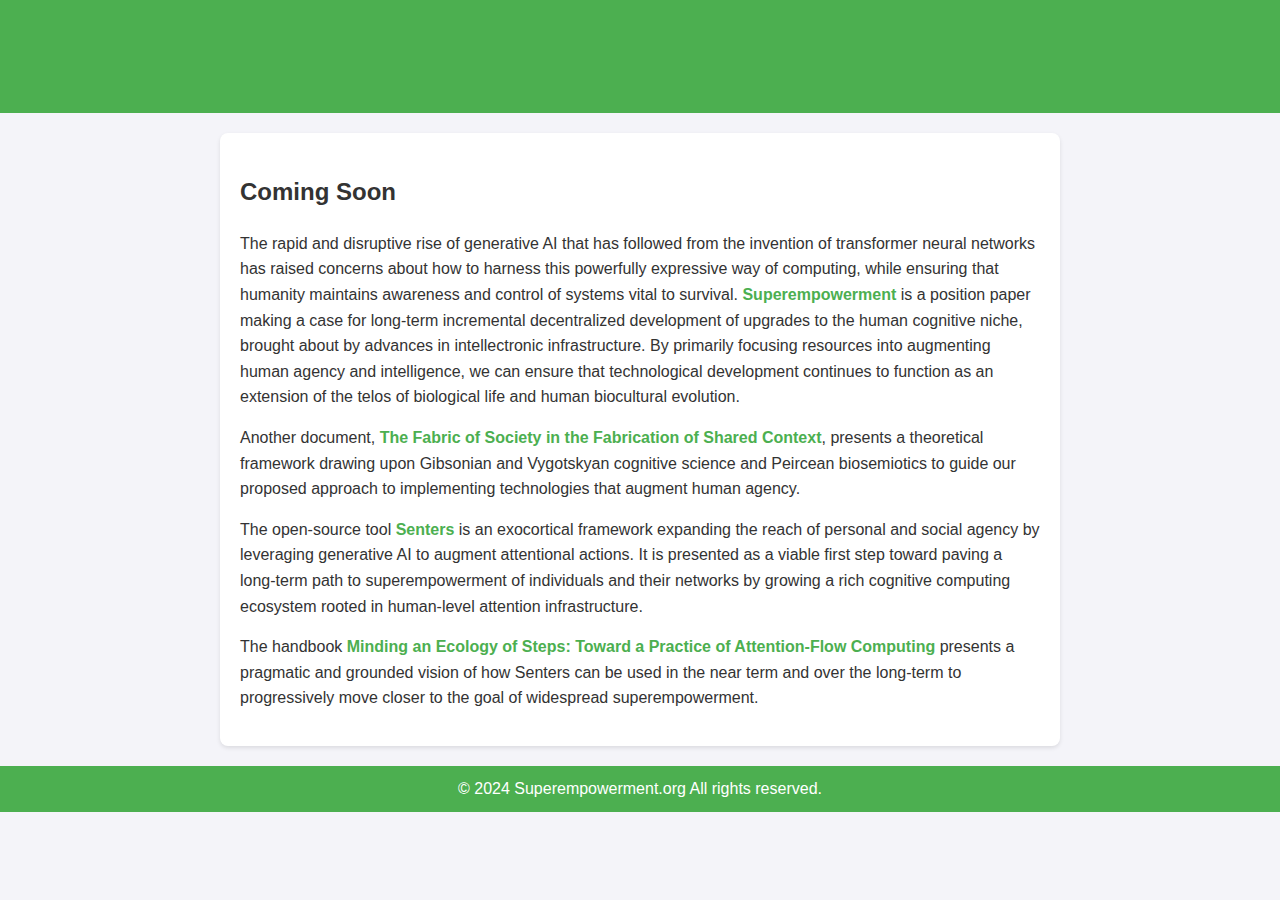
<file: index.html>
<!DOCTYPE html>
<html lang="en">
<head>
  <meta charset="UTF-8">
  <meta name="viewport" content="width=device-width, initial-scale=1.0">
  <title>Superempowerment</title>
  <style>
    body {
      font-family: 'Arial', sans-serif;
      margin: 0;
      padding: 0;
      background-color: #f4f4f9;
      color: #333;
      line-height: 1.6;
    }

    header {
      background-color: #4CAF50;
      color: white;
      padding: 10px 20px;
      text-align: center;
    }

    .container {
      max-width: 800px;
      margin: 20px auto;
      padding: 20px;
      background: #fff;
      border-radius: 8px;
      box-shadow: 0 2px 4px rgba(0, 0, 0, 0.1);
    }

    h1 {
      font-size: 2em;
      margin-bottom: 20px;
      color: #4CAF50;
    }

    p {
      margin: 15px 0;
    }

    b {
      color: #4CAF50;
    }

    footer {
      text-align: center;
      padding: 10px;
      background-color: #4CAF50;
      color: white;
      margin-top: 20px;
    }
  </style>
</head>
<body>
  <header>
    <h1>Superempowerment</h1>
  </header>

  <div class="container">
    <h2>Coming Soon</h2>
    <p>
      The rapid and disruptive rise of generative AI that has followed
      from the invention of transformer neural networks has raised
      concerns about how to harness this powerfully expressive way of
      computing, while ensuring that humanity maintains awareness and
      control of systems vital to survival.  <b>Superempowerment</b>
      is a position paper making a case for long-term incremental
      decentralized development of upgrades to the human cognitive
      niche, brought about by advances in intellectronic
      infrastructure.  By primarily focusing resources into augmenting
      human agency and intelligence, we can ensure that technological
      development continues to function as an extension of the telos
      of biological life and human biocultural evolution.
    </p>
    <p>
      Another document, <b>The Fabric of Society in the Fabrication of
      Shared Context</b>, presents a theoretical framework drawing
      upon Gibsonian and Vygotskyan cognitive science and Peircean
      biosemiotics to guide our proposed approach to implementing
      technologies that augment human agency.
    </p>
    <p>
      The open-source tool <b>Senters</b> is an exocortical framework
      expanding the reach of personal and social agency by leveraging
      generative AI to augment attentional actions. It is presented as
      a viable first step toward paving a long-term path to
      superempowerment of individuals and their networks by growing a
      rich cognitive computing ecosystem rooted in human-level
      attention infrastructure.
    </p>
    <p>
      The handbook <b>Minding an Ecology of Steps: Toward a Practice
      of Attention-Flow Computing</b> presents a pragmatic and
      grounded vision of how Senters can be used in the near term and
      over the long-term to progressively move closer to the goal of
      widespread superempowerment.
    </p>
  </div>

  <footer>
    &copy; 2024 Superempowerment.org All rights reserved.
  </footer>
</body>
</html>
</file>
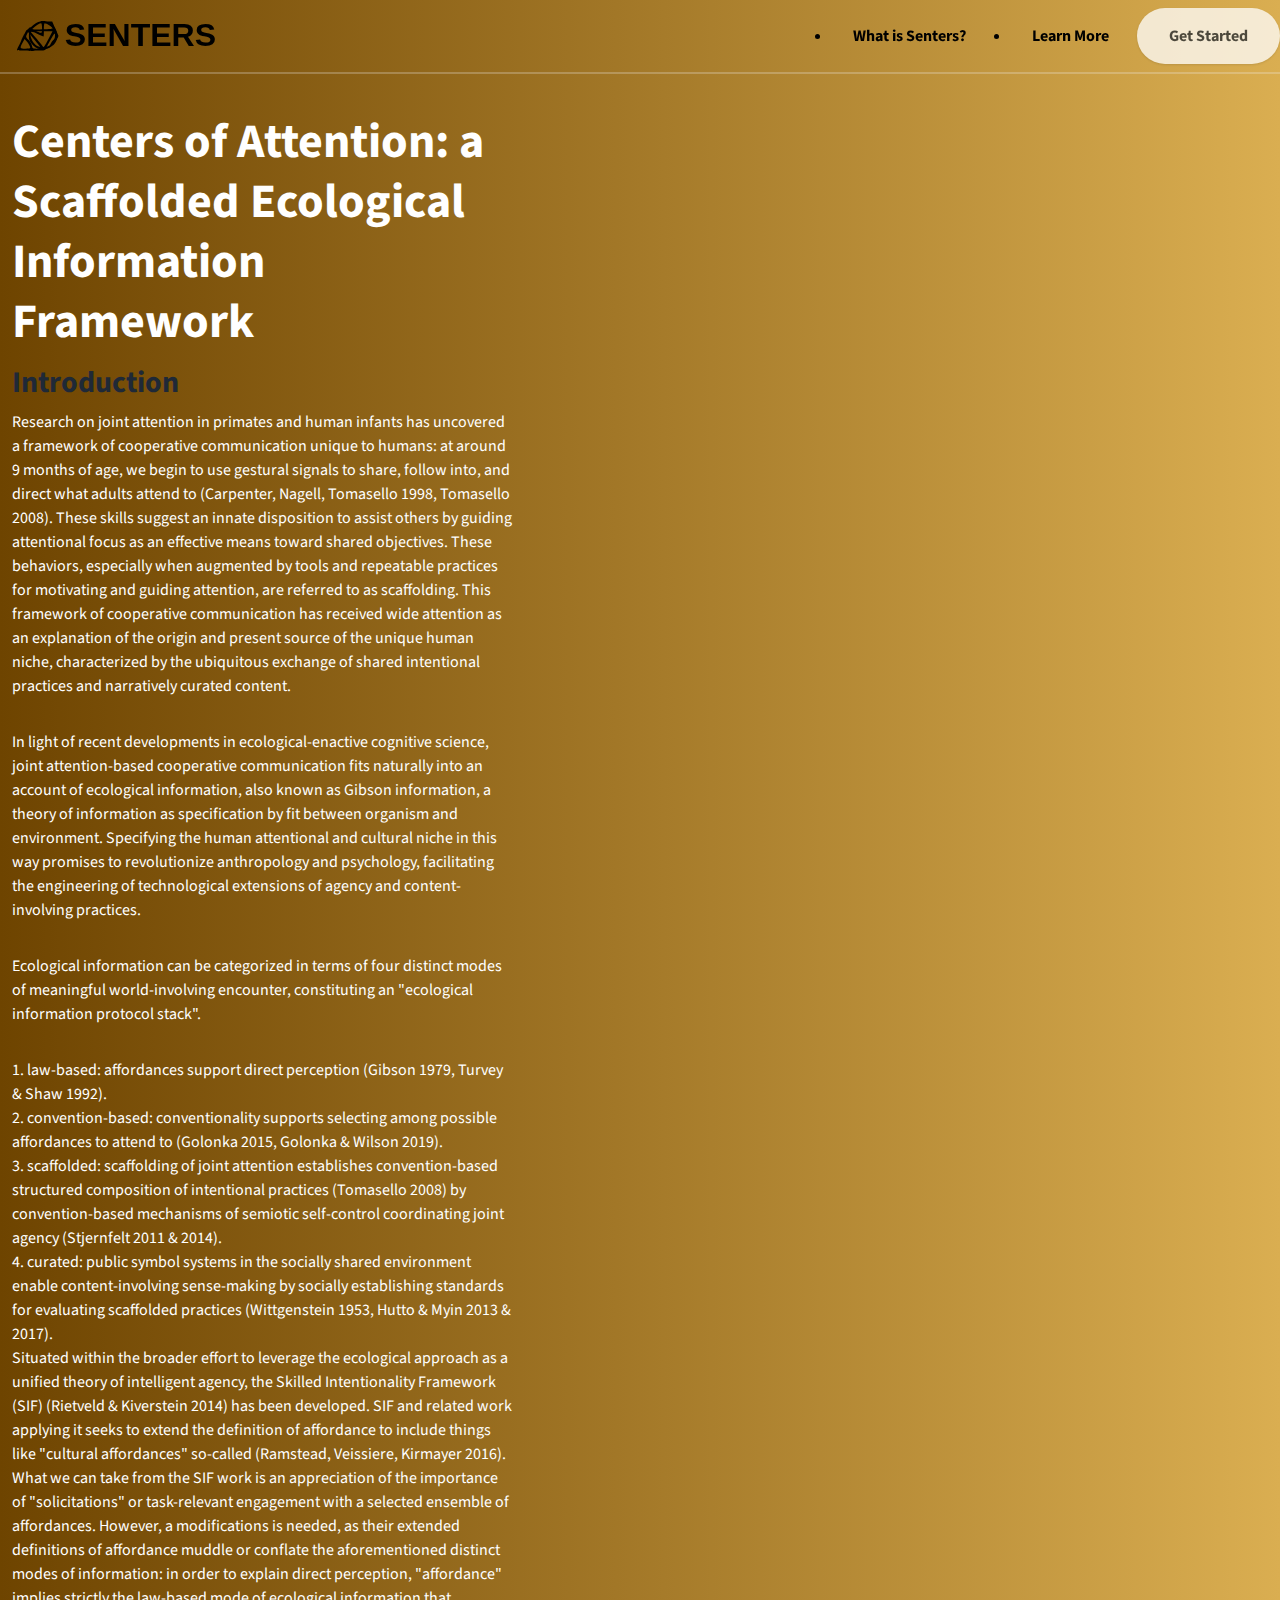
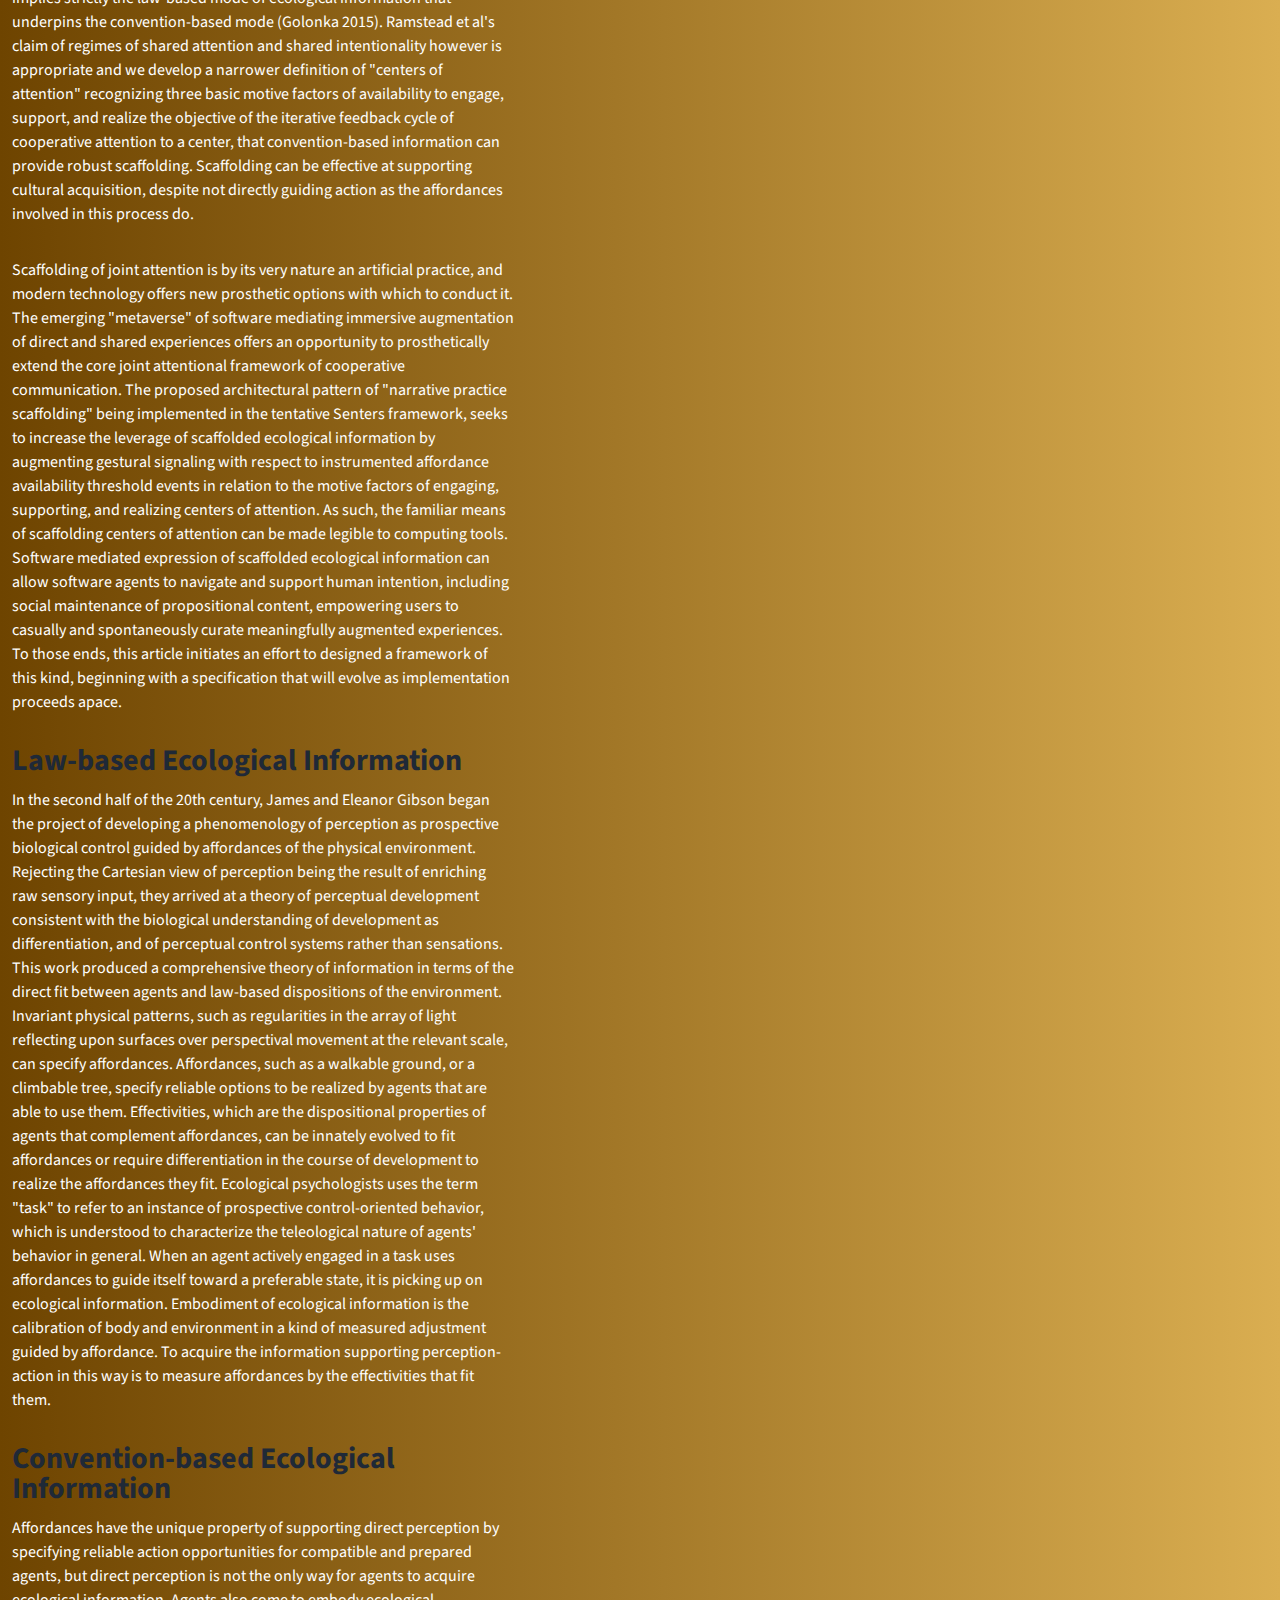
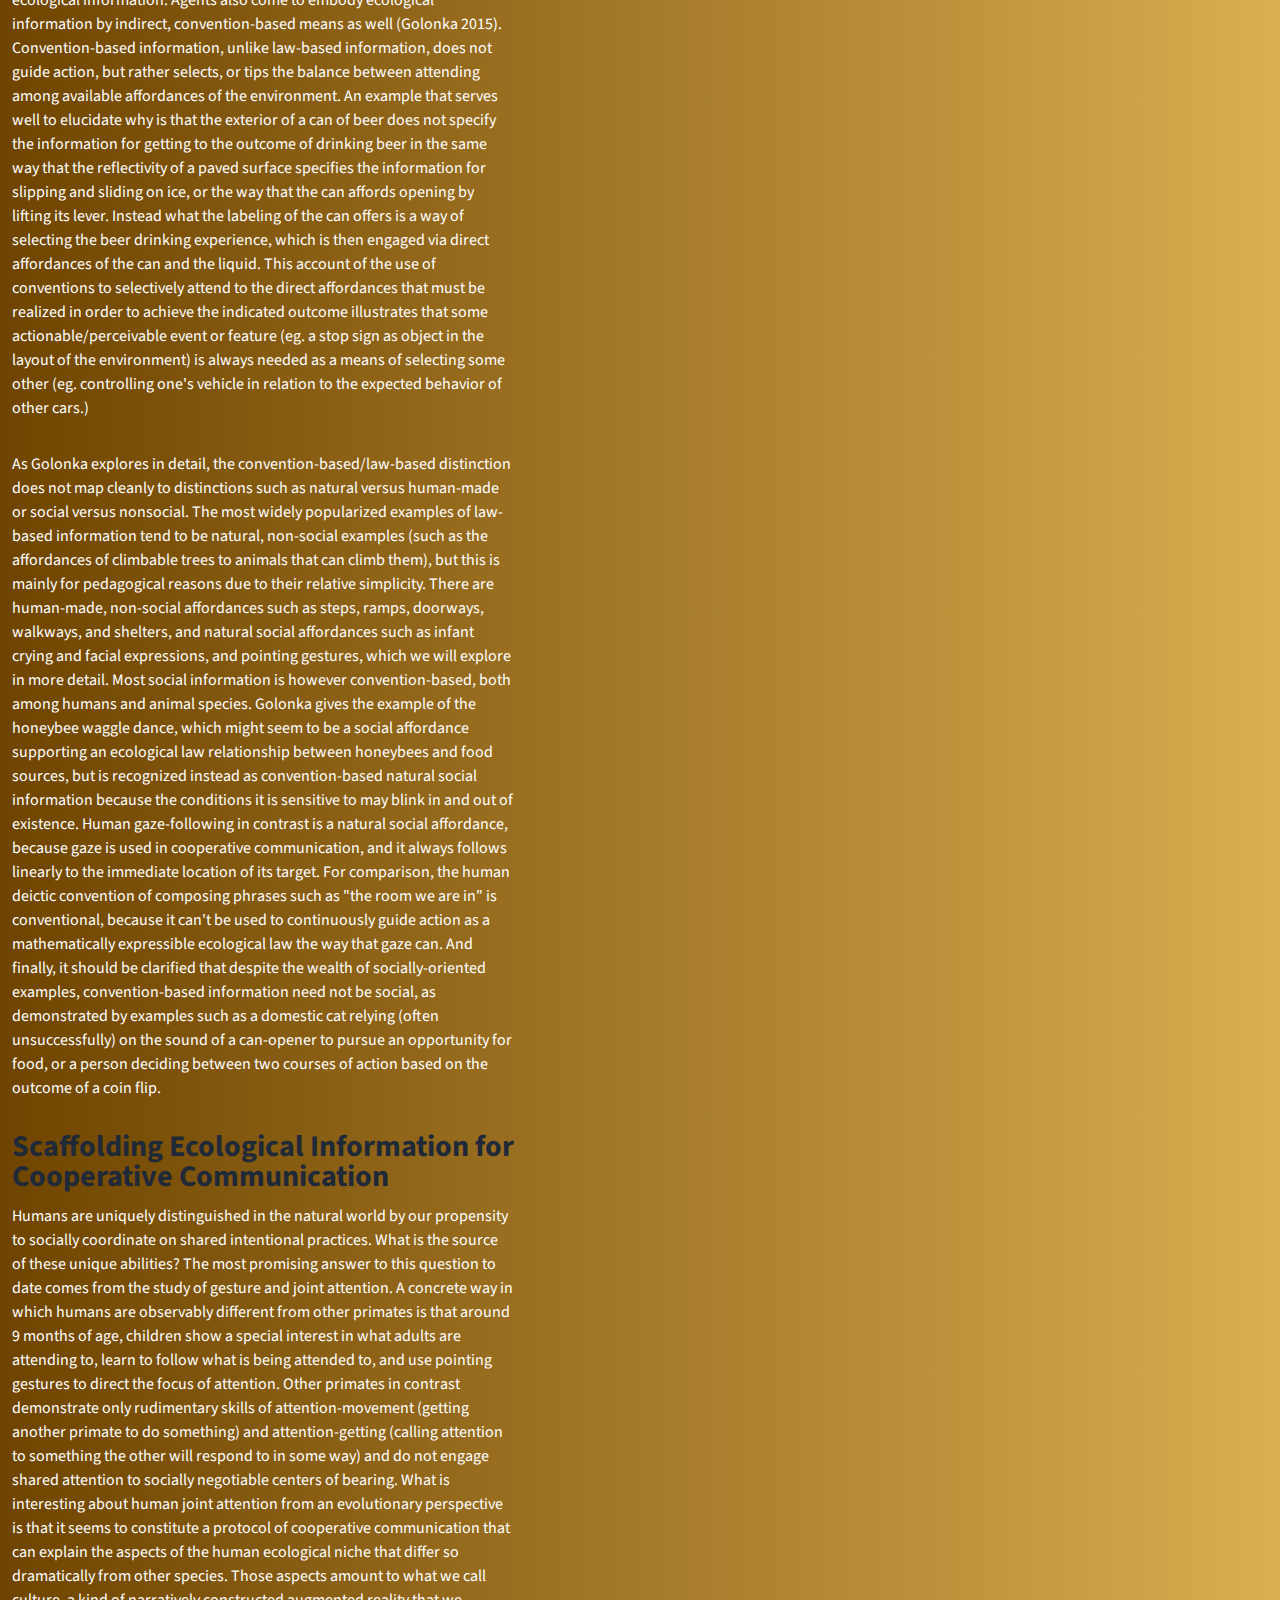
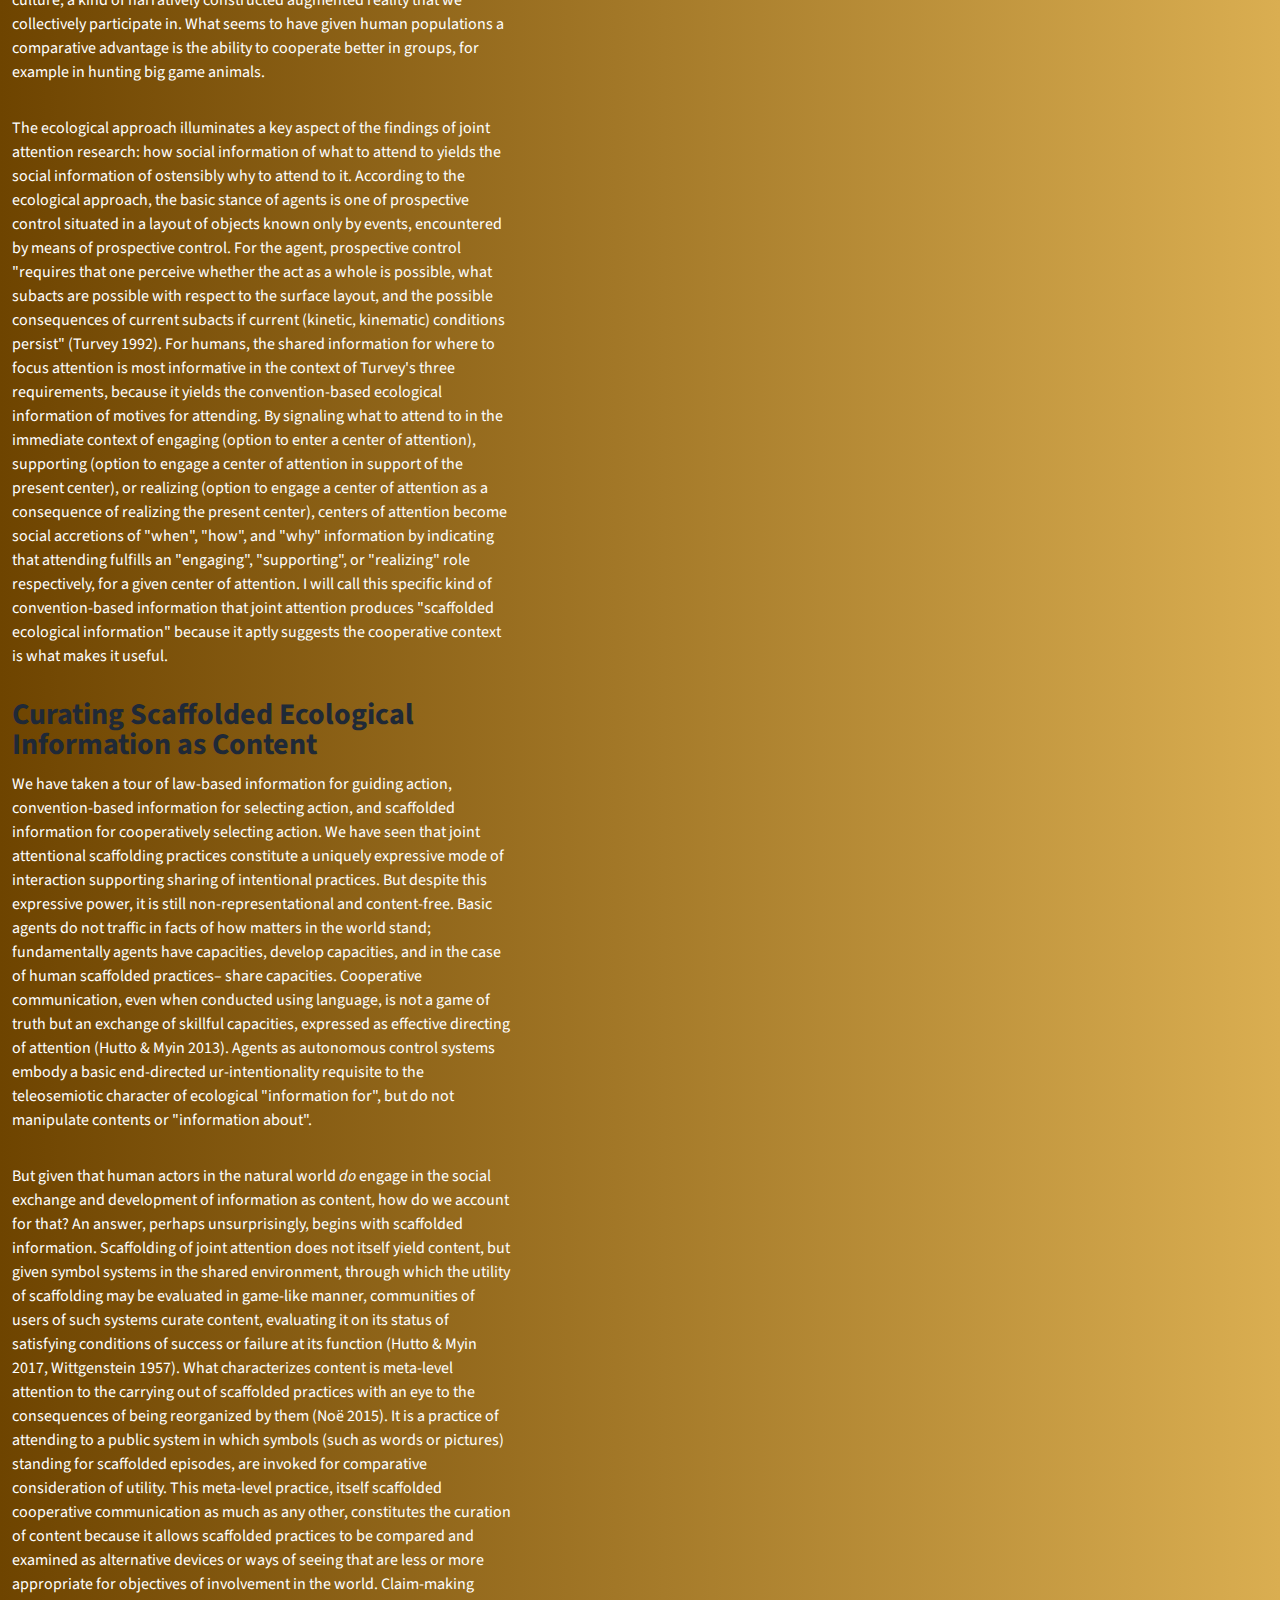
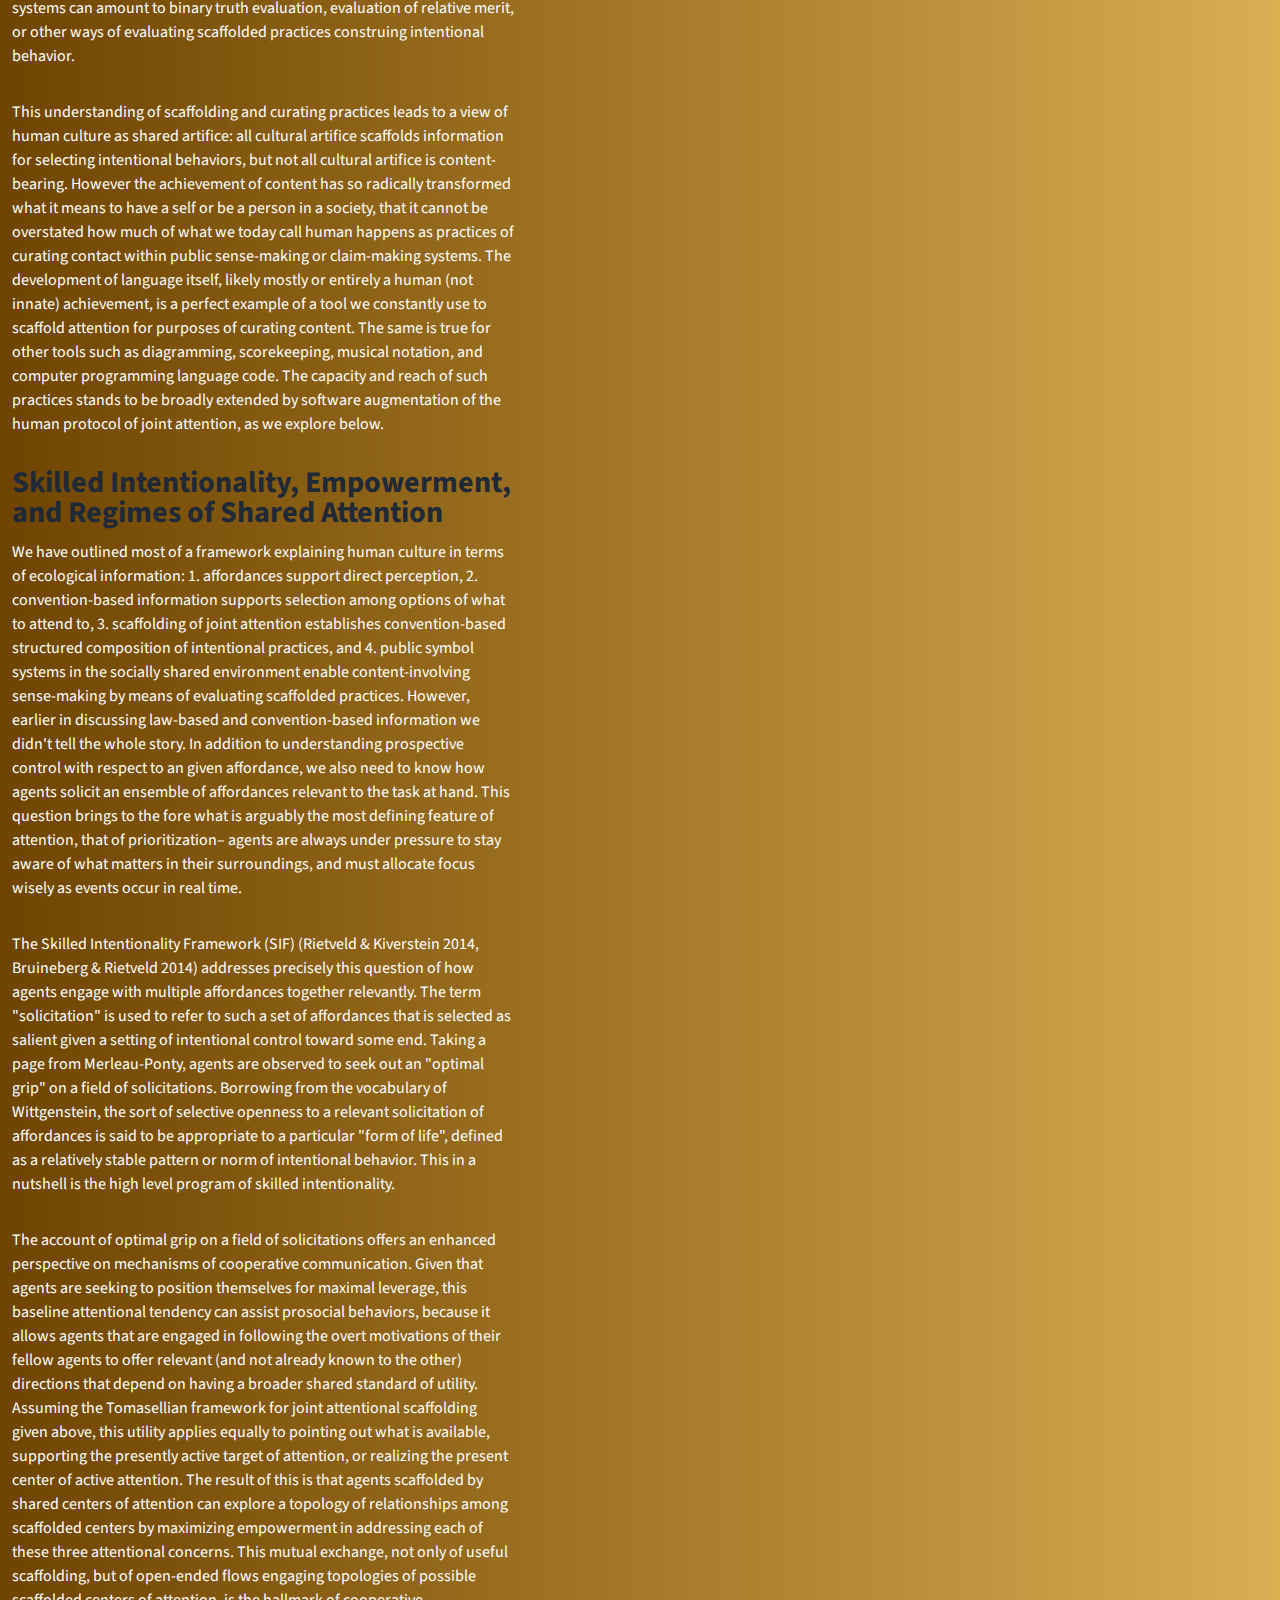
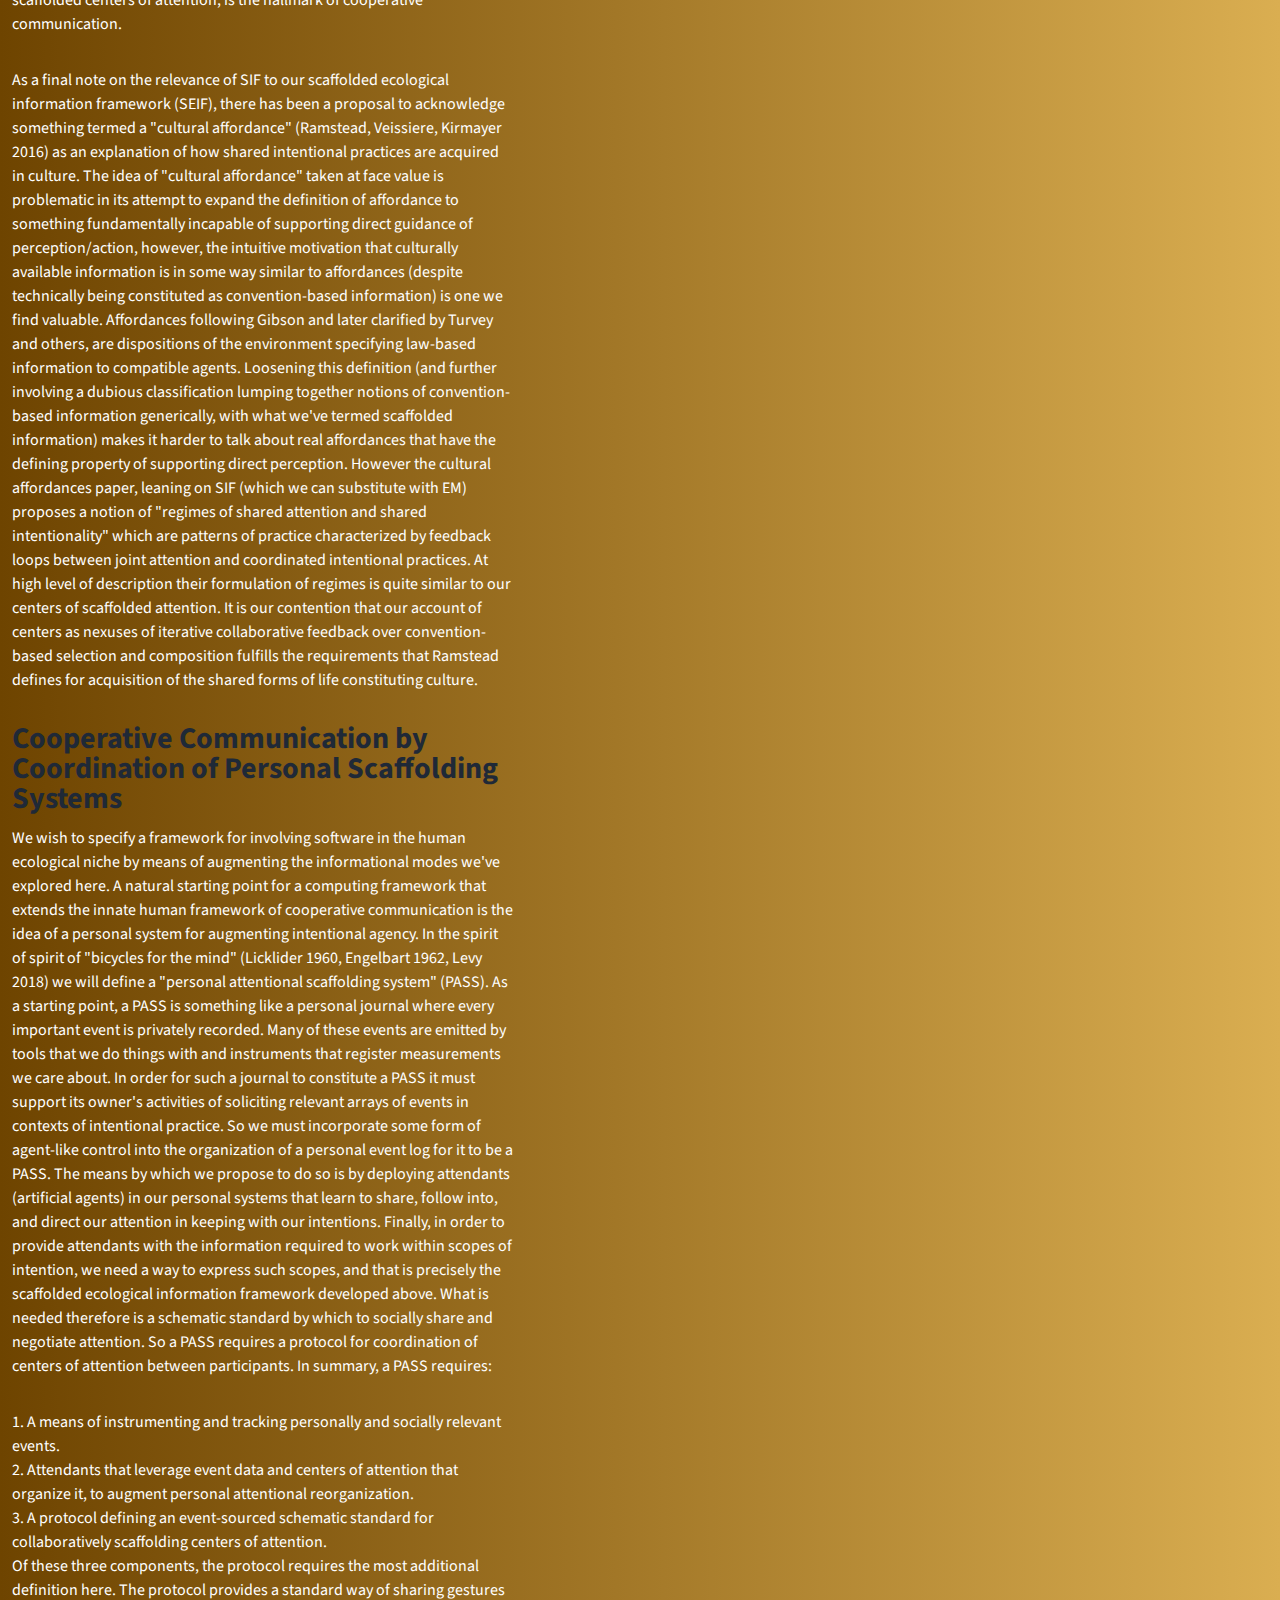
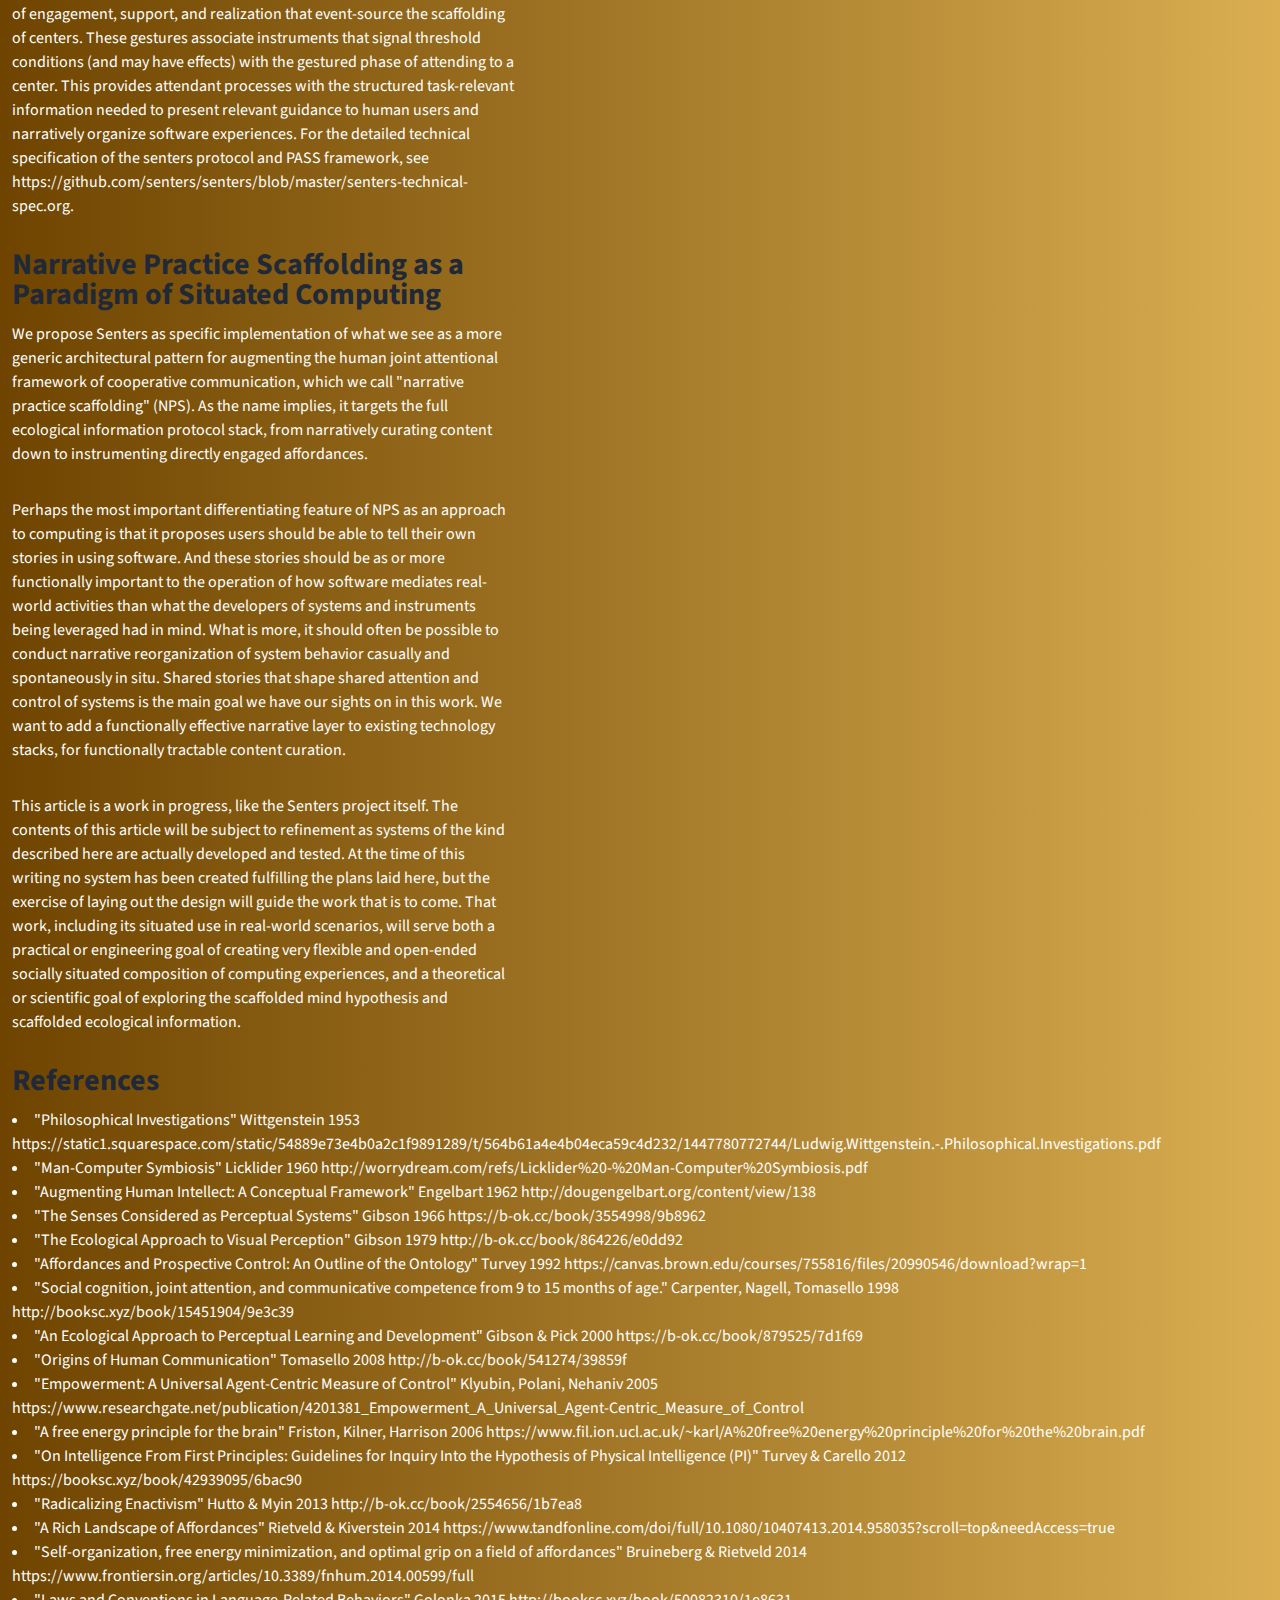
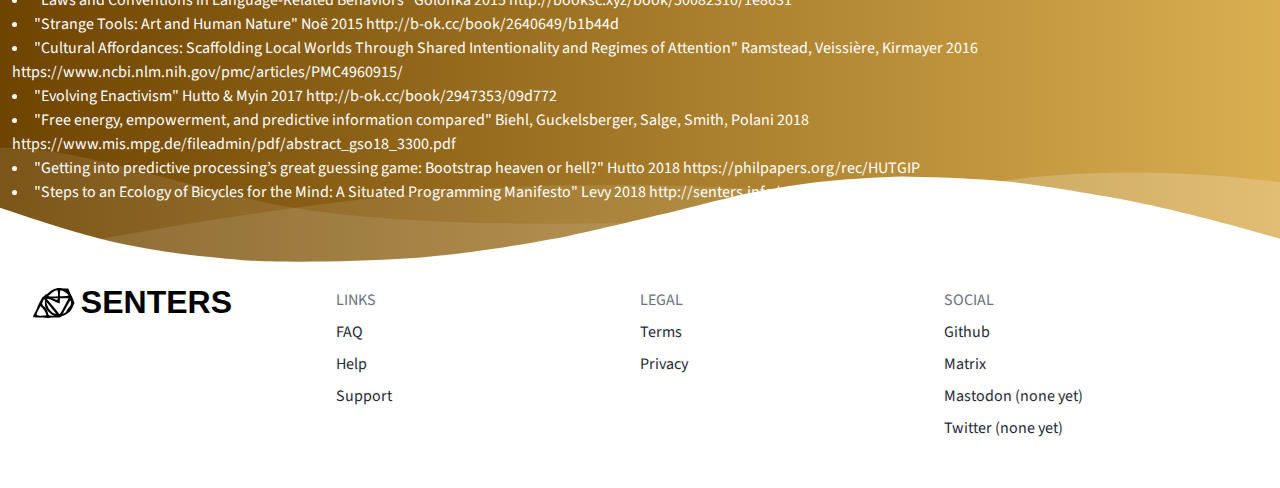
<file: centers.html>
<!DOCTYPE html>
<html lang="en">
  <head>
    <meta charset="UTF-8" />
    <meta name="viewport" content="width=device-width, initial-scale=1.0" />
    <meta http-equiv="X-UA-Compatible" content="ie=edge" />
    <title>
      Senters
    </title>
    <meta name="description" content="" />
    <meta name="keywords" content="" />
    <meta name="author" content="" />
    <link rel="stylesheet" href="tailwind.min.css" />
    <link href="https://fonts.googleapis.com/css?family=Source+Sans+Pro:400,700" rel="stylesheet" />
    <!-- Define your gradient here - use online tools to find a gradient matching your branding-->
    <style>
      p  { display: inline; margin-top: 10; }
      ul {
          list-style-type: disc;
          list-style-position: inside;
      }
      ol {
          list-style-type: decimal;
          list-style-position: inside;
      }
      ul ul, ol ul {
          list-style-type: circle;
          list-style-position: inside;
          margin-left: 15px;
      }
      ol ol, ul ol {
          list-style-type: lower-latin;
          list-style-position: inside;
          margin-left: 15px;
      }
      .gradient {
        background: linear-gradient(90deg, #6e4400 0%, #daae51 100%);
      }
    </style>
  </head>
  <body class="leading-normal tracking-normal text-white gradient" style="font-family: 'Source Sans Pro',  sans-serif;">
    <!--Nav-->
    <nav id="header" class="fixed w-full z-50 text-white">
      <div class="w-full container mx-auto flex flex-wrap items-center justify-between mt-0 py-2">
        <div class="pl-4  flex items-center">
          <a class="toggleColour text-white no-underline hover:no-underline font-bold text-2xl lg:text-4xl" href="../">
            <!--Icon from: http://www.potlabicons.com/ -->
            <img src="senters.svg" />
          </a>
        </div>
        <div class="block lg:hidden pr-4">
          <button id="nav-toggle" class="flex items-center p-1 text-pink-800 hover:text-gray-900 focus:outline-none focus:shadow-outline transform transition hover:scale-105 duration-300 ease-in-out">
            <svg class="fill-current h-6 w-6" viewBox="0 0 20 20" xmlns="http://www.w3.org/2000/svg">
              <title>Menu</title>
              <path d="M0 3h20v2H0V3zm0 6h20v2H0V9zm0 6h20v2H0v-2z" />
            </svg>
          </button>
        </div>
        <div class="w-full flex-grow lg:flex lg:items-center lg:w-auto hidden mt-2 lg:mt-0 bg-white lg:bg-transparent text-black p-4 lg:p-0 z-20" id="nav-content">
          <ul class="list-reset lg:flex justify-end flex-1 items-center">
            <li class="mr-3">
              <a class="inline-block py-2 px-4 text-black font-bold no-underline" href="../#what">What is Senters?</a>
            </li>
            <li class="mr-3">
              <a class="inline-block text-black font-bold no-underline hover:text-gray-800 hover:text-underline py-2 px-4" href="../#learn">Learn More</a>
            </li>
          </ul>
          <button
            id="navAction"
            class="mx-auto lg:mx-0 hover:underline bg-white text-gray-800 font-bold rounded-full mt-4 lg:mt-0 py-4 px-8 shadow opacity-75 focus:outline-none focus:shadow-outline transform transition hover:scale-105 duration-300 ease-in-out"
            onclick="location.replace('../#get')">
            Get Started
          </button>
        </div>
      </div>
      <hr class="border-b border-gray-100 opacity-25 my-0 py-0" />
    </nav>
    <!--Hero-->
    <div class="pt-24">
      <div class="container px-3 mx-auto flex flex-wrap flex-col md:flex-row items-center">
        <!--Left Col-->
        <div class="flex flex-col w-full md:w-2/5 justify-center items-start text-center md:text-left">
          <p class="uppercase tracking-loose w-full">
          </p>
<h1 class="my-4 text-5xl font-bold leading-tight" id="centers-of-attention-a-scaffolded-ecological-information-framework">Centers of Attention: a Scaffolded Ecological Information Framework</h1>
<h2 class="text-3xl text-gray-800 font-bold leading-none mb-3 id="introduction">Introduction</h2>
<p class="leading-normal text-1xl mb-8">Research on joint attention in primates and human infants has uncovered a framework of cooperative communication unique to humans: at around 9 months of age, we begin to use gestural signals to share, follow into, and direct what adults attend to (Carpenter, Nagell, Tomasello 1998, Tomasello 2008). These skills suggest an innate disposition to assist others by guiding attentional focus as an effective means toward shared objectives. These behaviors, especially when augmented by tools and repeatable practices for motivating and guiding attention, are referred to as scaffolding. This framework of cooperative communication has received wide attention as an explanation of the origin and present source of the unique human niche, characterized by the ubiquitous exchange of shared intentional practices and narratively curated content.</p>
<p class="leading-normal text-1xl mb-8">In light of recent developments in ecological-enactive cognitive science, joint attention-based cooperative communication fits naturally into an account of ecological information, also known as Gibson information, a theory of information as specification by fit between organism and environment. Specifying the human attentional and cultural niche in this way promises to revolutionize anthropology and psychology, facilitating the engineering of technological extensions of agency and content-involving practices.</p>
<p class="leading-normal text-1xl mb-8">Ecological information can be categorized in terms of four distinct modes of meaningful world-involving encounter, constituting an "ecological information protocol stack".</p>
<ol>
<li>law-based: affordances support direct perception (Gibson 1979, Turvey &amp; Shaw 1992).</li>
<li>convention-based: conventionality supports selecting among possible affordances to attend to (Golonka 2015, Golonka &amp; Wilson 2019).</li>
<li>scaffolded: scaffolding of joint attention establishes convention-based structured composition of intentional practices (Tomasello 2008) by convention-based mechanisms of semiotic self-control coordinating joint agency (Stjernfelt 2011 &amp; 2014).</li>
<li>curated: public symbol systems in the socially shared environment enable content-involving sense-making by socially establishing standards for evaluating scaffolded practices (Wittgenstein 1953, Hutto &amp; Myin 2013 &amp; 2017).</li>
</ol>
<p class="leading-normal text-1xl mb-8">Situated within the broader effort to leverage the ecological approach as a unified theory of intelligent agency, the Skilled Intentionality Framework (SIF) (Rietveld &amp; Kiverstein 2014) has been developed. SIF and related work applying it seeks to extend the definition of affordance to include things like "cultural affordances" so-called (Ramstead, Veissiere, Kirmayer 2016). What we can take from the SIF work is an appreciation of the importance of "solicitations" or task-relevant engagement with a selected ensemble of affordances. However, a modifications is needed, as their extended definitions of affordance muddle or conflate the aforementioned distinct modes of information: in order to explain direct perception, "affordance" implies strictly the law-based mode of ecological information that underpins the convention-based mode (Golonka 2015). Ramstead et al's claim of regimes of shared attention and shared intentionality however is appropriate and we develop a narrower definition of "centers of attention" recognizing three basic motive factors of availability to engage, support, and realize the objective of the iterative feedback cycle of cooperative attention to a center, that convention-based information can provide robust scaffolding. Scaffolding can be effective at supporting cultural acquisition, despite not directly guiding action as the affordances involved in this process do.</p>
<p class="leading-normal text-1xl mb-8">Scaffolding of joint attention is by its very nature an artificial practice, and modern technology offers new prosthetic options with which to conduct it. The emerging "metaverse" of software mediating immersive augmentation of direct and shared experiences offers an opportunity to prosthetically extend the core joint attentional framework of cooperative communication. The proposed architectural pattern of "narrative practice scaffolding" being implemented in the tentative Senters framework, seeks to increase the leverage of scaffolded ecological information by augmenting gestural signaling with respect to instrumented affordance availability threshold events in relation to the motive factors of engaging, supporting, and realizing centers of attention. As such, the familiar means of scaffolding centers of attention can be made legible to computing tools. Software mediated expression of scaffolded ecological information can allow software agents to navigate and support human intention, including social maintenance of propositional content, empowering users to casually and spontaneously curate meaningfully augmented experiences. To those ends, this article initiates an effort to designed a framework of this kind, beginning with a specification that will evolve as implementation proceeds apace.</p>
<h2 class="text-3xl text-gray-800 font-bold leading-none mb-3 id="law-based-ecological-information">Law-based Ecological Information</h2>
<p class="leading-normal text-1xl mb-8">In the second half of the 20th century, James and Eleanor Gibson began the project of developing a phenomenology of perception as prospective biological control guided by affordances of the physical environment. Rejecting the Cartesian view of perception being the result of enriching raw sensory input, they arrived at a theory of perceptual development consistent with the biological understanding of development as differentiation, and of perceptual control systems rather than sensations. This work produced a comprehensive theory of information in terms of the direct fit between agents and law-based dispositions of the environment. Invariant physical patterns, such as regularities in the array of light reflecting upon surfaces over perspectival movement at the relevant scale, can specify affordances. Affordances, such as a walkable ground, or a climbable tree, specify reliable options to be realized by agents that are able to use them. Effectivities, which are the dispositional properties of agents that complement affordances, can be innately evolved to fit affordances or require differentiation in the course of development to realize the affordances they fit. Ecological psychologists uses the term "task" to refer to an instance of prospective control-oriented behavior, which is understood to characterize the teleological nature of agents' behavior in general. When an agent actively engaged in a task uses affordances to guide itself toward a preferable state, it is picking up on ecological information. Embodiment of ecological information is the calibration of body and environment in a kind of measured adjustment guided by affordance. To acquire the information supporting perception-action in this way is to measure affordances by the effectivities that fit them.</p>
<h2 class="text-3xl text-gray-800 font-bold leading-none mb-3 id="convention-based-ecological-information">Convention-based Ecological Information</h2>
<p class="leading-normal text-1xl mb-8">Affordances have the unique property of supporting direct perception by specifying reliable action opportunities for compatible and prepared agents, but direct perception is not the only way for agents to acquire ecological information. Agents also come to embody ecological information by indirect, convention-based means as well (Golonka 2015). Convention-based information, unlike law-based information, does not guide action, but rather selects, or tips the balance between attending among available affordances of the environment. An example that serves well to elucidate why is that the exterior of a can of beer does not specify the information for getting to the outcome of drinking beer in the same way that the reflectivity of a paved surface specifies the information for slipping and sliding on ice, or the way that the can affords opening by lifting its lever. Instead what the labeling of the can offers is a way of selecting the beer drinking experience, which is then engaged via direct affordances of the can and the liquid. This account of the use of conventions to selectively attend to the direct affordances that must be realized in order to achieve the indicated outcome illustrates that some actionable/perceivable event or feature (eg. a stop sign as object in the layout of the environment) is always needed as a means of selecting some other (eg. controlling one's vehicle in relation to the expected behavior of other cars.)</p>
<p class="leading-normal text-1xl mb-8">As Golonka explores in detail, the convention-based/law-based distinction does not map cleanly to distinctions such as natural versus human-made or social versus nonsocial. The most widely popularized examples of law-based information tend to be natural, non-social examples (such as the affordances of climbable trees to animals that can climb them), but this is mainly for pedagogical reasons due to their relative simplicity. There are human-made, non-social affordances such as steps, ramps, doorways, walkways, and shelters, and natural social affordances such as infant crying and facial expressions, and pointing gestures, which we will explore in more detail. Most social information is however convention-based, both among humans and animal species. Golonka gives the example of the honeybee waggle dance, which might seem to be a social affordance supporting an ecological law relationship between honeybees and food sources, but is recognized instead as convention-based natural social information because the conditions it is sensitive to may blink in and out of existence. Human gaze-following in contrast is a natural social affordance, because gaze is used in cooperative communication, and it always follows linearly to the immediate location of its target. For comparison, the human deictic convention of composing phrases such as "the room we are in" is conventional, because it can't be used to continuously guide action as a mathematically expressible ecological law the way that gaze can. And finally, it should be clarified that despite the wealth of socially-oriented examples, convention-based information need not be social, as demonstrated by examples such as a domestic cat relying (often unsuccessfully) on the sound of a can-opener to pursue an opportunity for food, or a person deciding between two courses of action based on the outcome of a coin flip.</p>
<h2 class="text-3xl text-gray-800 font-bold leading-none mb-3 id="scaffolding-ecological-information-for-cooperative-communication">Scaffolding Ecological Information for Cooperative Communication</h2>
<p class="leading-normal text-1xl mb-8">Humans are uniquely distinguished in the natural world by our propensity to socially coordinate on shared intentional practices. What is the source of these unique abilities? The most promising answer to this question to date comes from the study of gesture and joint attention. A concrete way in which humans are observably different from other primates is that around 9 months of age, children show a special interest in what adults are attending to, learn to follow what is being attended to, and use pointing gestures to direct the focus of attention. Other primates in contrast demonstrate only rudimentary skills of attention-movement (getting another primate to do something) and attention-getting (calling attention to something the other will respond to in some way) and do not engage shared attention to socially negotiable centers of bearing. What is interesting about human joint attention from an evolutionary perspective is that it seems to constitute a protocol of cooperative communication that can explain the aspects of the human ecological niche that differ so dramatically from other species. Those aspects amount to what we call culture, a kind of narratively constructed augmented reality that we collectively participate in. What seems to have given human populations a comparative advantage is the ability to cooperate better in groups, for example in hunting big game animals.</p>
<p class="leading-normal text-1xl mb-8">The ecological approach illuminates a key aspect of the findings of joint attention research: how social information of what to attend to yields the social information of ostensibly why to attend to it. According to the ecological approach, the basic stance of agents is one of prospective control situated in a layout of objects known only by events, encountered by means of prospective control. For the agent, prospective control "requires that one perceive whether the act as a whole is possible, what subacts are possible with respect to the surface layout, and the possible consequences of current subacts if current (kinetic, kinematic) conditions persist" (Turvey 1992). For humans, the shared information for where to focus attention is most informative in the context of Turvey's three requirements, because it yields the convention-based ecological information of motives for attending. By signaling what to attend to in the immediate context of engaging (option to enter a center of attention), supporting (option to engage a center of attention in support of the present center), or realizing (option to engage a center of attention as a consequence of realizing the present center), centers of attention become social accretions of "when", "how", and "why" information by indicating that attending fulfills an "engaging", "supporting", or "realizing" role respectively, for a given center of attention. I will call this specific kind of convention-based information that joint attention produces "scaffolded ecological information" because it aptly suggests the cooperative context is what makes it useful.</p>
<h2 class="text-3xl text-gray-800 font-bold leading-none mb-3 id="curating-scaffolded-ecological-information-as-content">Curating Scaffolded Ecological Information as Content</h2>
<p class="leading-normal text-1xl mb-8">We have taken a tour of law-based information for guiding action, convention-based information for selecting action, and scaffolded information for cooperatively selecting action. We have seen that joint attentional scaffolding practices constitute a uniquely expressive mode of interaction supporting sharing of intentional practices. But despite this expressive power, it is still non-representational and content-free. Basic agents do not traffic in facts of how matters in the world stand; fundamentally agents have capacities, develop capacities, and in the case of human scaffolded practices– share capacities. Cooperative communication, even when conducted using language, is not a game of truth but an exchange of skillful capacities, expressed as effective directing of attention (Hutto &amp; Myin 2013). Agents as autonomous control systems embody a basic end-directed ur-intentionality requisite to the teleosemiotic character of ecological "information for", but do not manipulate contents or "information about".</p>
<p class="leading-normal text-1xl mb-8">But given that human actors in the natural world <em>do</em> engage in the social exchange and development of information as content, how do we account for that? An answer, perhaps unsurprisingly, begins with scaffolded information. Scaffolding of joint attention does not itself yield content, but given symbol systems in the shared environment, through which the utility of scaffolding may be evaluated in game-like manner, communities of users of such systems curate content, evaluating it on its status of satisfying conditions of success or failure at its function (Hutto &amp; Myin 2017, Wittgenstein 1957). What characterizes content is meta-level attention to the carrying out of scaffolded practices with an eye to the consequences of being reorganized by them (Noë 2015). It is a practice of attending to a public system in which symbols (such as words or pictures) standing for scaffolded episodes, are invoked for comparative consideration of utility. This meta-level practice, itself scaffolded cooperative communication as much as any other, constitutes the curation of content because it allows scaffolded practices to be compared and examined as alternative devices or ways of seeing that are less or more appropriate for objectives of involvement in the world. Claim-making systems can amount to binary truth evaluation, evaluation of relative merit, or other ways of evaluating scaffolded practices construing intentional behavior.</p>
<p class="leading-normal text-1xl mb-8">This understanding of scaffolding and curating practices leads to a view of human culture as shared artifice: all cultural artifice scaffolds information for selecting intentional behaviors, but not all cultural artifice is content-bearing. However the achievement of content has so radically transformed what it means to have a self or be a person in a society, that it cannot be overstated how much of what we today call human happens as practices of curating contact within public sense-making or claim-making systems. The development of language itself, likely mostly or entirely a human (not innate) achievement, is a perfect example of a tool we constantly use to scaffold attention for purposes of curating content. The same is true for other tools such as diagramming, scorekeeping, musical notation, and computer programming language code. The capacity and reach of such practices stands to be broadly extended by software augmentation of the human protocol of joint attention, as we explore below.</p>
<h2 class="text-3xl text-gray-800 font-bold leading-none mb-3 id="skilled-intentionality-empowerment-and-regimes-of-shared-attention">Skilled Intentionality, Empowerment, and Regimes of Shared Attention</h2>
<p class="leading-normal text-1xl mb-8">We have outlined most of a framework explaining human culture in terms of ecological information: 1. affordances support direct perception, 2. convention-based information supports selection among options of what to attend to, 3. scaffolding of joint attention establishes convention-based structured composition of intentional practices, and 4. public symbol systems in the socially shared environment enable content-involving sense-making by means of evaluating scaffolded practices. However, earlier in discussing law-based and convention-based information we didn't tell the whole story. In addition to understanding prospective control with respect to an given affordance, we also need to know how agents solicit an ensemble of affordances relevant to the task at hand. This question brings to the fore what is arguably the most defining feature of attention, that of prioritization– agents are always under pressure to stay aware of what matters in their surroundings, and must allocate focus wisely as events occur in real time.</p>
<p class="leading-normal text-1xl mb-8">The Skilled Intentionality Framework (SIF) (Rietveld &amp; Kiverstein 2014, Bruineberg &amp; Rietveld 2014) addresses precisely this question of how agents engage with multiple affordances together relevantly. The term "solicitation" is used to refer to such a set of affordances that is selected as salient given a setting of intentional control toward some end. Taking a page from Merleau-Ponty, agents are observed to seek out an "optimal grip" on a field of solicitations. Borrowing from the vocabulary of Wittgenstein, the sort of selective openness to a relevant solicitation of affordances is said to be appropriate to a particular "form of life", defined as a relatively stable pattern or norm of intentional behavior. This in a nutshell is the high level program of skilled intentionality.</p>
<p class="leading-normal text-1xl mb-8">The account of optimal grip on a field of solicitations offers an enhanced perspective on mechanisms of cooperative communication. Given that agents are seeking to position themselves for maximal leverage, this baseline attentional tendency can assist prosocial behaviors, because it allows agents that are engaged in following the overt motivations of their fellow agents to offer relevant (and not already known to the other) directions that depend on having a broader shared standard of utility. Assuming the Tomasellian framework for joint attentional scaffolding given above, this utility applies equally to pointing out what is available, supporting the presently active target of attention, or realizing the present center of active attention. The result of this is that agents scaffolded by shared centers of attention can explore a topology of relationships among scaffolded centers by maximizing empowerment in addressing each of these three attentional concerns. This mutual exchange, not only of useful scaffolding, but of open-ended flows engaging topologies of possible scaffolded centers of attention, is the hallmark of cooperative communication.</p>
<p class="leading-normal text-1xl mb-8">As a final note on the relevance of SIF to our scaffolded ecological information framework (SEIF), there has been a proposal to acknowledge something termed a "cultural affordance" (Ramstead, Veissiere, Kirmayer 2016) as an explanation of how shared intentional practices are acquired in culture. The idea of "cultural affordance" taken at face value is problematic in its attempt to expand the definition of affordance to something fundamentally incapable of supporting direct guidance of perception/action, however, the intuitive motivation that culturally available information is in some way similar to affordances (despite technically being constituted as convention-based information) is one we find valuable. Affordances following Gibson and later clarified by Turvey and others, are dispositions of the environment specifying law-based information to compatible agents. Loosening this definition (and further involving a dubious classification lumping together notions of convention-based information generically, with what we've termed scaffolded information) makes it harder to talk about real affordances that have the defining property of supporting direct perception. However the cultural affordances paper, leaning on SIF (which we can substitute with EM) proposes a notion of "regimes of shared attention and shared intentionality" which are patterns of practice characterized by feedback loops between joint attention and coordinated intentional practices. At high level of description their formulation of regimes is quite similar to our centers of scaffolded attention. It is our contention that our account of centers as nexuses of iterative collaborative feedback over convention-based selection and composition fulfills the requirements that Ramstead defines for acquisition of the shared forms of life constituting culture.</p>
<h2 class="text-3xl text-gray-800 font-bold leading-none mb-3 id="cooperative-communication-by-coordination-of-personal-scaffolding-systems">Cooperative Communication by Coordination of Personal Scaffolding Systems</h2>
<p class="leading-normal text-1xl mb-8">We wish to specify a framework for involving software in the human ecological niche by means of augmenting the informational modes we've explored here. A natural starting point for a computing framework that extends the innate human framework of cooperative communication is the idea of a personal system for augmenting intentional agency. In the spirit of spirit of "bicycles for the mind" (Licklider 1960, Engelbart 1962, Levy 2018) we will define a "personal attentional scaffolding system" (PASS). As a starting point, a PASS is something like a personal journal where every important event is privately recorded. Many of these events are emitted by tools that we do things with and instruments that register measurements we care about. In order for such a journal to constitute a PASS it must support its owner's activities of soliciting relevant arrays of events in contexts of intentional practice. So we must incorporate some form of agent-like control into the organization of a personal event log for it to be a PASS. The means by which we propose to do so is by deploying attendants (artificial agents) in our personal systems that learn to share, follow into, and direct our attention in keeping with our intentions. Finally, in order to provide attendants with the information required to work within scopes of intention, we need a way to express such scopes, and that is precisely the scaffolded ecological information framework developed above. What is needed therefore is a schematic standard by which to socially share and negotiate attention. So a PASS requires a protocol for coordination of centers of attention between participants. In summary, a PASS requires:</p>
<ol>
<li>A means of instrumenting and tracking personally and socially relevant events.</li>
<li>Attendants that leverage event data and centers of attention that organize it, to augment personal attentional reorganization.</li>
<li>A protocol defining an event-sourced schematic standard for collaboratively scaffolding centers of attention.</li>
</ol>
<p class="leading-normal text-1xl mb-8">Of these three components, the protocol requires the most additional definition here. The protocol provides a standard way of sharing gestures of engagement, support, and realization that event-source the scaffolding of centers. These gestures associate instruments that signal threshold conditions (and may have effects) with the gestured phase of attending to a center. This provides attendant processes with the structured task-relevant information needed to present relevant guidance to human users and narratively organize software experiences. For the detailed technical specification of the senters protocol and PASS framework, see <a href="https://github.com/senters/senters/blob/master/senters-technical-spec.org">https://github.com/senters/senters/blob/master/senters-technical-spec.org</a>.</p>
<h2 class="text-3xl text-gray-800 font-bold leading-none mb-3 id="narrative-practice-scaffolding-as-a-paradigm-of-situated-computing">Narrative Practice Scaffolding as a Paradigm of Situated Computing</h2>
<p class="leading-normal text-1xl mb-8">We propose Senters as specific implementation of what we see as a more generic architectural pattern for augmenting the human joint attentional framework of cooperative communication, which we call "narrative practice scaffolding" (NPS). As the name implies, it targets the full ecological information protocol stack, from narratively curating content down to instrumenting directly engaged affordances.</p>
<p class="leading-normal text-1xl mb-8">Perhaps the most important differentiating feature of NPS as an approach to computing is that it proposes users should be able to tell their own stories in using software. And these stories should be as or more functionally important to the operation of how software mediates real-world activities than what the developers of systems and instruments being leveraged had in mind. What is more, it should often be possible to conduct narrative reorganization of system behavior casually and spontaneously in situ. Shared stories that shape shared attention and control of systems is the main goal we have our sights on in this work. We want to add a functionally effective narrative layer to existing technology stacks, for functionally tractable content curation.</p>
<p class="leading-normal text-1xl mb-8">This article is a work in progress, like the Senters project itself. The contents of this article will be subject to refinement as systems of the kind described here are actually developed and tested. At the time of this writing no system has been created fulfilling the plans laid here, but the exercise of laying out the design will guide the work that is to come. That work, including its situated use in real-world scenarios, will serve both a practical or engineering goal of creating very flexible and open-ended socially situated composition of computing experiences, and a theoretical or scientific goal of exploring the scaffolded mind hypothesis and scaffolded ecological information.</p>
<h2 class="text-3xl text-gray-800 font-bold leading-none mb-3 id="references">References</h2>
<ul>
<li>"Philosophical Investigations" Wittgenstein 1953 <a href="https://static1.squarespace.com/static/54889e73e4b0a2c1f9891289/t/564b61a4e4b04eca59c4d232/1447780772744/Ludwig.Wittgenstein.-.Philosophical.Investigations.pdf">https://static1.squarespace.com/static/54889e73e4b0a2c1f9891289/t/564b61a4e4b04eca59c4d232/1447780772744/Ludwig.Wittgenstein.-.Philosophical.Investigations.pdf</a></li>
<li>"Man-Computer Symbiosis" Licklider 1960 <a href="http://worrydream.com/refs/Licklider%20-%20Man-Computer%20Symbiosis.pdf">http://worrydream.com/refs/Licklider%20-%20Man-Computer%20Symbiosis.pdf</a></li>
<li>"Augmenting Human Intellect: A Conceptual Framework" Engelbart 1962 <a href="http://dougengelbart.org/content/view/138">http://dougengelbart.org/content/view/138</a></li>
<li>"The Senses Considered as Perceptual Systems" Gibson 1966 <a href="https://b-ok.cc/book/3554998/9b8962">https://b-ok.cc/book/3554998/9b8962</a></li>
<li>"The Ecological Approach to Visual Perception" Gibson 1979 <a href="http://b-ok.cc/book/864226/e0dd92">http://b-ok.cc/book/864226/e0dd92</a></li>
<li>"Affordances and Prospective Control: An Outline of the Ontology" Turvey 1992 <a href="https://canvas.brown.edu/courses/755816/files/20990546/download?wrap=1">https://canvas.brown.edu/courses/755816/files/20990546/download?wrap=1</a></li>
<li>"Social cognition, joint attention, and communicative competence from 9 to 15 months of age." Carpenter, Nagell, Tomasello 1998 <a href="http://booksc.xyz/book/15451904/9e3c39">http://booksc.xyz/book/15451904/9e3c39</a></li>
<li>"An Ecological Approach to Perceptual Learning and Development" Gibson &amp; Pick 2000 <a href="https://b-ok.cc/book/879525/7d1f69">https://b-ok.cc/book/879525/7d1f69</a></li>
<li>"Origins of Human Communication" Tomasello 2008 <a href="http://b-ok.cc/book/541274/39859f">http://b-ok.cc/book/541274/39859f</a></li>
<li>"Empowerment: A Universal Agent-Centric Measure of Control" Klyubin, Polani, Nehaniv 2005 <a href="https://www.researchgate.net/publication/4201381_Empowerment_A_Universal_Agent-Centric_Measure_of_Control">https://www.researchgate.net/publication/4201381_Empowerment_A_Universal_Agent-Centric_Measure_of_Control</a></li>
<li>"A free energy principle for the brain" Friston, Kilner, Harrison 2006 <a href="https://www.fil.ion.ucl.ac.uk/~karl/A%20free%20energy%20principle%20for%20the%20brain.pdf">https://www.fil.ion.ucl.ac.uk/~karl/A%20free%20energy%20principle%20for%20the%20brain.pdf</a></li>
<li>"On Intelligence From First Principles: Guidelines for Inquiry Into the Hypothesis of Physical Intelligence (PI)" Turvey &amp; Carello 2012 <a href="https://booksc.xyz/book/42939095/6bac90">https://booksc.xyz/book/42939095/6bac90</a></li>
<li>"Radicalizing Enactivism" Hutto &amp; Myin 2013 <a href="http://b-ok.cc/book/2554656/1b7ea8">http://b-ok.cc/book/2554656/1b7ea8</a></li>
<li>"A Rich Landscape of Affordances" Rietveld &amp; Kiverstein 2014 <a href="https://www.tandfonline.com/doi/full/10.1080/10407413.2014.958035?scroll=top&amp;needAccess=true">https://www.tandfonline.com/doi/full/10.1080/10407413.2014.958035?scroll=top&amp;needAccess=true</a></li>
<li>"Self-organization, free energy minimization, and optimal grip on a field of affordances" Bruineberg &amp; Rietveld 2014 <a href="https://www.frontiersin.org/articles/10.3389/fnhum.2014.00599/full">https://www.frontiersin.org/articles/10.3389/fnhum.2014.00599/full</a></li>
<li>"Laws and Conventions in Language-Related Behaviors" Golonka 2015 <a href="http://booksc.xyz/book/50082310/1e8631">http://booksc.xyz/book/50082310/1e8631</a></li>
<li>"Strange Tools: Art and Human Nature" Noë 2015 <a href="http://b-ok.cc/book/2640649/b1b44d">http://b-ok.cc/book/2640649/b1b44d</a></li>
<li>"Cultural Affordances: Scaffolding Local Worlds Through Shared Intentionality and Regimes of Attention" Ramstead, Veissière, Kirmayer 2016 <a href="https://www.ncbi.nlm.nih.gov/pmc/articles/PMC4960915/">https://www.ncbi.nlm.nih.gov/pmc/articles/PMC4960915/</a></li>
<li>"Evolving Enactivism" Hutto &amp; Myin 2017 <a href="http://b-ok.cc/book/2947353/09d772">http://b-ok.cc/book/2947353/09d772</a></li>
<li>"Free energy, empowerment, and predictive information compared" Biehl, Guckelsberger, Salge, Smith, Polani 2018 <a href="https://www.mis.mpg.de/fileadmin/pdf/abstract_gso18_3300.pdf">https://www.mis.mpg.de/fileadmin/pdf/abstract_gso18_3300.pdf</a></li>
<li>"Getting into predictive processing’s great guessing game: Bootstrap heaven or hell?" Hutto 2018 <a href="https://philpapers.org/rec/HUTGIP">https://philpapers.org/rec/HUTGIP</a></li>
<li>"Steps to an Ecology of Bicycles for the Mind: A Situated Programming Manifesto" Levy 2018 <a href="http://senters.info/situated-programming">http://senters.info/situated-programming</a></li>
</ul>
      </div>
    </div>
    <div class="relative -mt-12 lg:-mt-24">
      <svg viewBox="0 0 1428 174" version="1.1" xmlns="http://www.w3.org/2000/svg" xmlns:xlink="http://www.w3.org/1999/xlink">
        <g stroke="none" stroke-width="1" fill="none" fill-rule="evenodd">
          <g transform="translate(-2.000000, 44.000000)" fill="#FFFFFF" fill-rule="nonzero">
            <path d="M0,0 C90.7283404,0.927527913 147.912752,27.187927 291.910178,59.9119003 C387.908462,81.7278826 543.605069,89.334785 759,82.7326078 C469.336065,156.254352 216.336065,153.6679 0,74.9732496" opacity="0.100000001"></path>
            <path
              d="M100,104.708498 C277.413333,72.2345949 426.147877,52.5246657 546.203633,45.5787101 C666.259389,38.6327546 810.524845,41.7979068 979,55.0741668 C931.069965,56.122511 810.303266,74.8455141 616.699903,111.243176 C423.096539,147.640838 250.863238,145.462612 100,104.708498 Z"
              opacity="0.100000001"
            ></path>
            <path d="M1046,51.6521276 C1130.83045,29.328812 1279.08318,17.607883 1439,40.1656806 L1439,120 C1271.17211,77.9435312 1140.17211,55.1609071 1046,51.6521276 Z" id="Path-4" opacity="0.200000003"></path>
          </g>
          <g transform="translate(-4.000000, 76.000000)" fill="#FFFFFF" fill-rule="nonzero">
            <path
              d="M0.457,34.035 C57.086,53.198 98.208,65.809 123.822,71.865 C181.454,85.495 234.295,90.29 272.033,93.459 C311.355,96.759 396.635,95.801 461.025,91.663 C486.76,90.01 518.727,86.372 556.926,80.752 C595.747,74.596 622.372,70.008 636.799,66.991 C663.913,61.324 712.501,49.503 727.605,46.128 C780.47,34.317 818.839,22.532 856.324,15.904 C922.689,4.169 955.676,2.522 1011.185,0.432 C1060.705,1.477 1097.39,3.129 1121.236,5.387 C1161.703,9.219 1208.621,17.821 1235.4,22.304 C1285.855,30.748 1354.351,47.432 1440.886,72.354 L1441.191,104.352 L1.121,104.031 L0.457,34.035 Z"
            ></path>
          </g>
        </g>
      </svg>
    </div>


    <!--Footer-->
    <footer class="bg-white">
      <div class="container mx-auto px-8">
        <div class="w-full flex flex-col md:flex-row py-6">
          <div class="flex-1 mb-6 text-black">
            <a class="text-pink-600 no-underline hover:no-underline font-bold text-2xl lg:text-4xl" href="#">
              <img src="senters.svg" />
            </a>
          </div>
          <div class="flex-1">
            <p class="uppercase text-gray-500 md:mb-6">Links</p>
            <ul class="list-reset mb-6">
              <li class="mt-2 inline-block mr-2 md:block md:mr-0">
                <a href="#" class="no-underline hover:underline text-gray-800 hover:text-pink-500">FAQ</a>
              </li>
              <li class="mt-2 inline-block mr-2 md:block md:mr-0">
                <a href="#" class="no-underline hover:underline text-gray-800 hover:text-pink-500">Help</a>
              </li>
              <li class="mt-2 inline-block mr-2 md:block md:mr-0">
                <a href="#" class="no-underline hover:underline text-gray-800 hover:text-pink-500">Support</a>
              </li>
            </ul>
          </div>
          <div class="flex-1">
            <p class="uppercase text-gray-500 md:mb-6">Legal</p>
            <ul class="list-reset mb-6">
              <li class="mt-2 inline-block mr-2 md:block md:mr-0">
                <a href="#" class="no-underline hover:underline text-gray-800 hover:text-pink-500">Terms</a>
              </li>
              <li class="mt-2 inline-block mr-2 md:block md:mr-0">
                <a href="#" class="no-underline hover:underline text-gray-800 hover:text-pink-500">Privacy</a>
              </li>
            </ul>
          </div>
          <div class="flex-1">
            <p class="uppercase text-gray-500 md:mb-6">Social</p>
            <ul class="list-reset mb-6">

              <li class="mt-2 inline-block mr-2 md:block md:mr-0">
                <a href="https://github.com/senters" class="no-underline hover:underline text-gray-800 hover:text-pink-500">Github</a>
              </li>

              <li class="mt-2 inline-block mr-2 md:block md:mr-0">
                <a href="#" class="no-underline hover:underline text-gray-800 hover:text-pink-500">Matrix</a>

              <li class="mt-2 inline-block mr-2 md:block md:mr-0">
                <a href="#" class="no-underline hover:underline text-gray-800 hover:text-pink-500">Mastodon (none yet)</a>
              </li>

              <li class="mt-2 inline-block mr-2 md:block md:mr-0">
                <a href="#" class="no-underline hover:underline text-gray-800 hover:text-pink-500">Twitter (none yet)</a>
              </li>

            </ul>
          </div>
        </div>
      </div>
      <!-- <a href="https://www.freepik.com/free-photos-vectors/background" class="text-gray-500 text-center">Background vector created by freepik - www.freepik.com</a> -->
    </footer>

    <!-- jQuery if you need it
  <script src="https://cdnjs.cloudflare.com/ajax/libs/jquery/3.3.1/jquery.min.js"></script>
  -->
    <script>
      var scrollpos = window.scrollY;
      var header = document.getElementById("header");
      var navcontent = document.getElementById("nav-content");
      var navaction = document.getElementById("navAction");
      var brandname = document.getElementById("brandname");
      var toToggle = document.querySelectorAll(".toggleColour");

      document.addEventListener("scroll", function () {
        /*Apply classes for slide in bar*/
        scrollpos = window.scrollY;

        if (scrollpos > 10) {
          header.classList.add("bg-white");
          navaction.classList.remove("bg-white");
          navaction.classList.add("gradient");
          navaction.classList.remove("text-gray-800");
          navaction.classList.add("text-white");
          //Use to switch toggleColour colours
          for (var i = 0; i < toToggle.length; i++) {
            toToggle[i].classList.add("text-gray-800");
            toToggle[i].classList.remove("text-white");
          }
          header.classList.add("shadow");
          navcontent.classList.remove("bg-gray-100");
          navcontent.classList.add("bg-white");
        } else {
          header.classList.remove("bg-white");
          navaction.classList.remove("gradient");
          navaction.classList.add("bg-white");
          navaction.classList.remove("text-white");
          navaction.classList.add("text-gray-800");
          //Use to switch toggleColour colours
          for (var i = 0; i < toToggle.length; i++) {
            toToggle[i].classList.add("text-white");
            toToggle[i].classList.remove("text-gray-800");
          }

          header.classList.remove("shadow");
          navcontent.classList.remove("bg-white");
          navcontent.classList.add("bg-gray-100");
        }
      });
    </script>
    <script>
      /*Toggle dropdown list*/
      /*https://gist.github.com/slavapas/593e8e50cf4cc16ac972afcbad4f70c8*/

      var navMenuDiv = document.getElementById("nav-content");
      var navMenu = document.getElementById("nav-toggle");

      document.onclick = check;
      function check(e) {
        var target = (e && e.target) || (event && event.srcElement);

        //Nav Menu
        if (!checkParent(target, navMenuDiv)) {
          // click NOT on the menu
          if (checkParent(target, navMenu)) {
            // click on the link
            if (navMenuDiv.classList.contains("hidden")) {
              navMenuDiv.classList.remove("hidden");
            } else {
              navMenuDiv.classList.add("hidden");
            }
          } else {
            // click both outside link and outside menu, hide menu
            navMenuDiv.classList.add("hidden");
          }
        }
      }
      function checkParent(t, elm) {
        while (t.parentNode) {
          if (t == elm) {
            return true;
          }
          t = t.parentNode;
        }
        return false;
      }
    </script>
  </body>
</html>
</file>
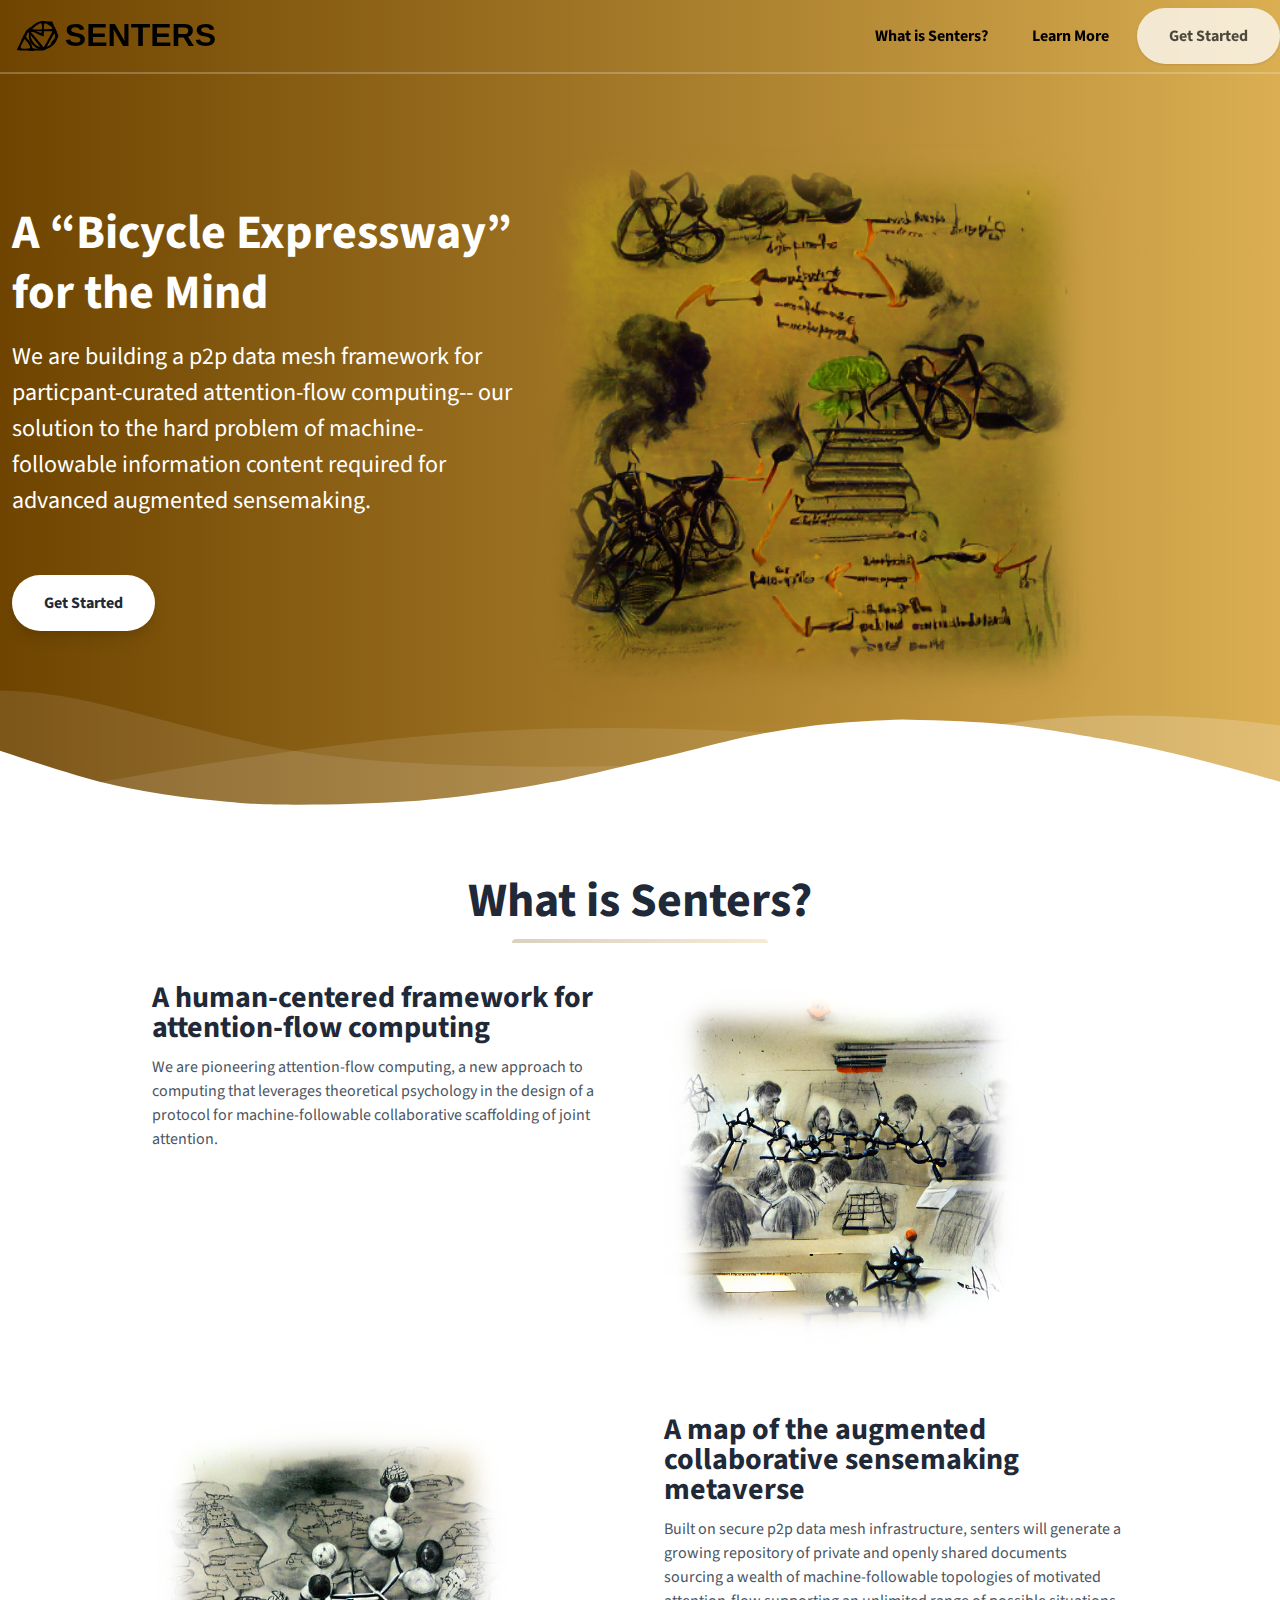
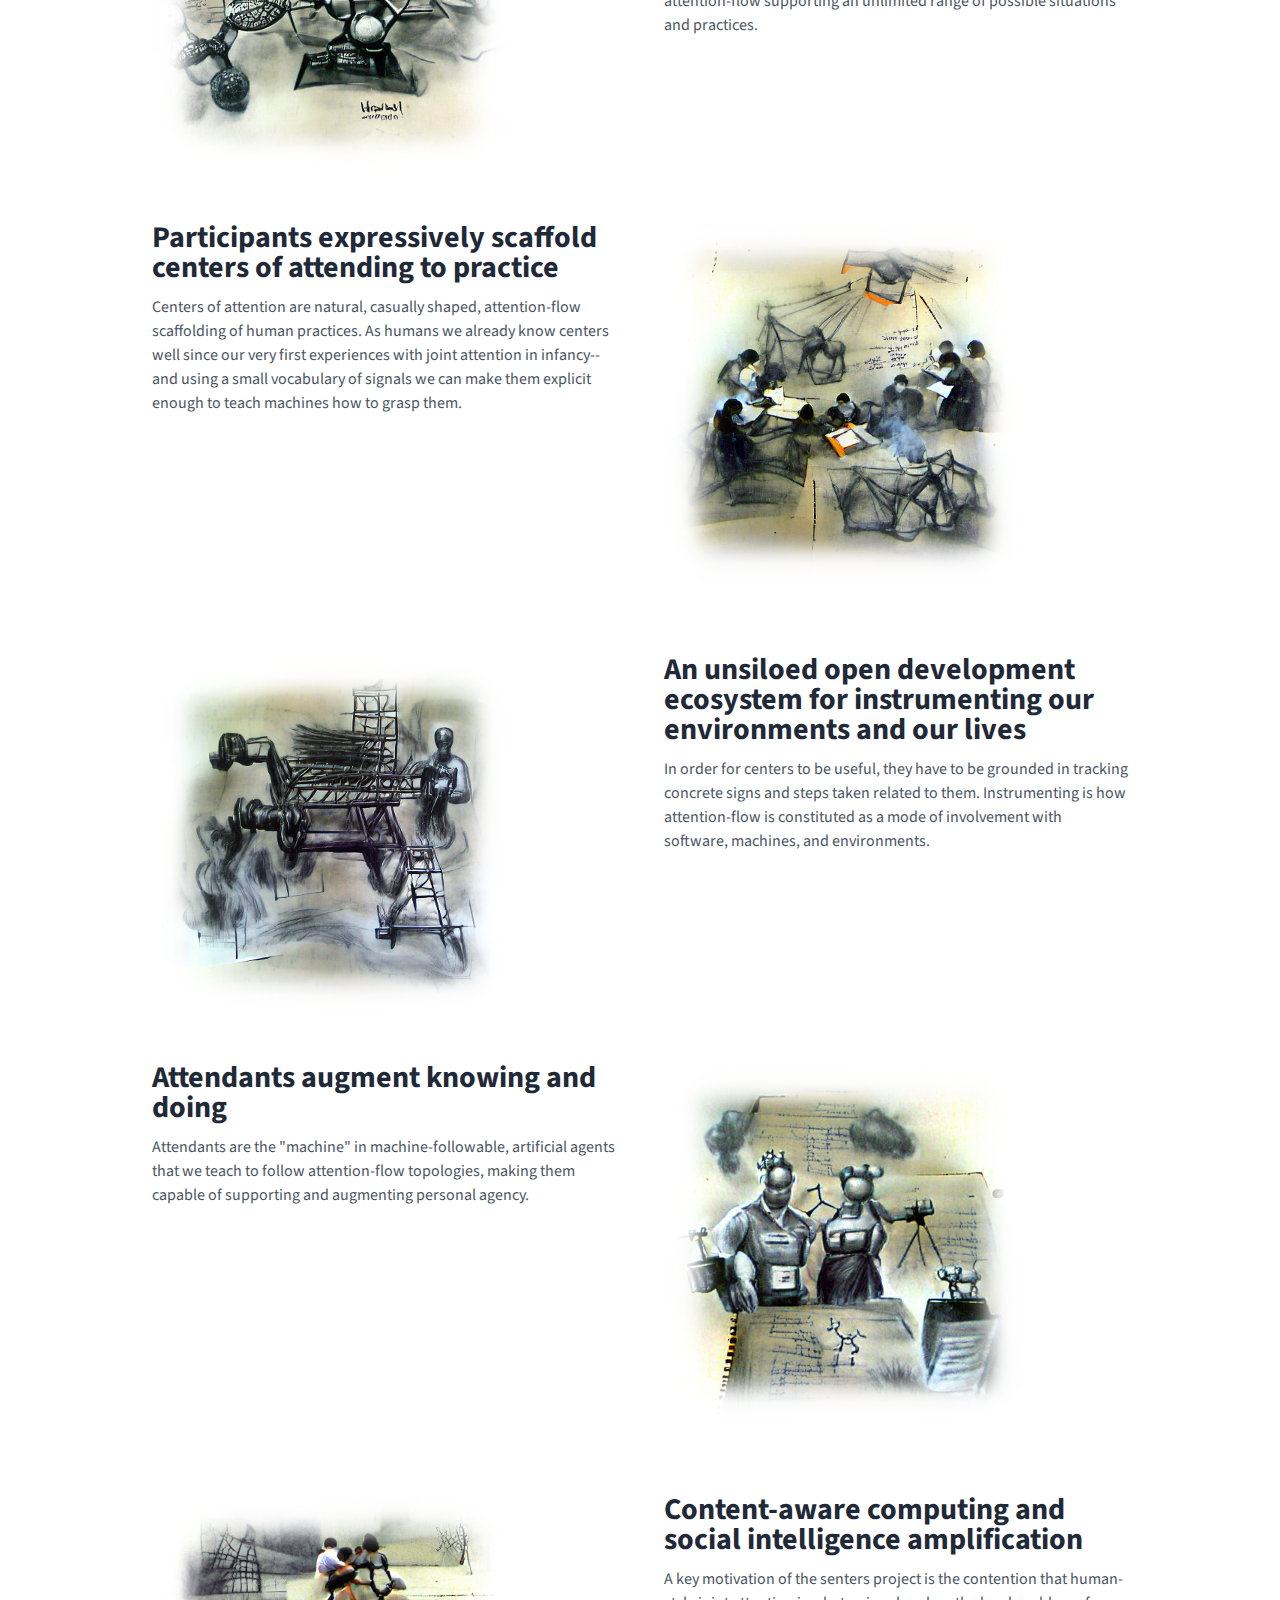
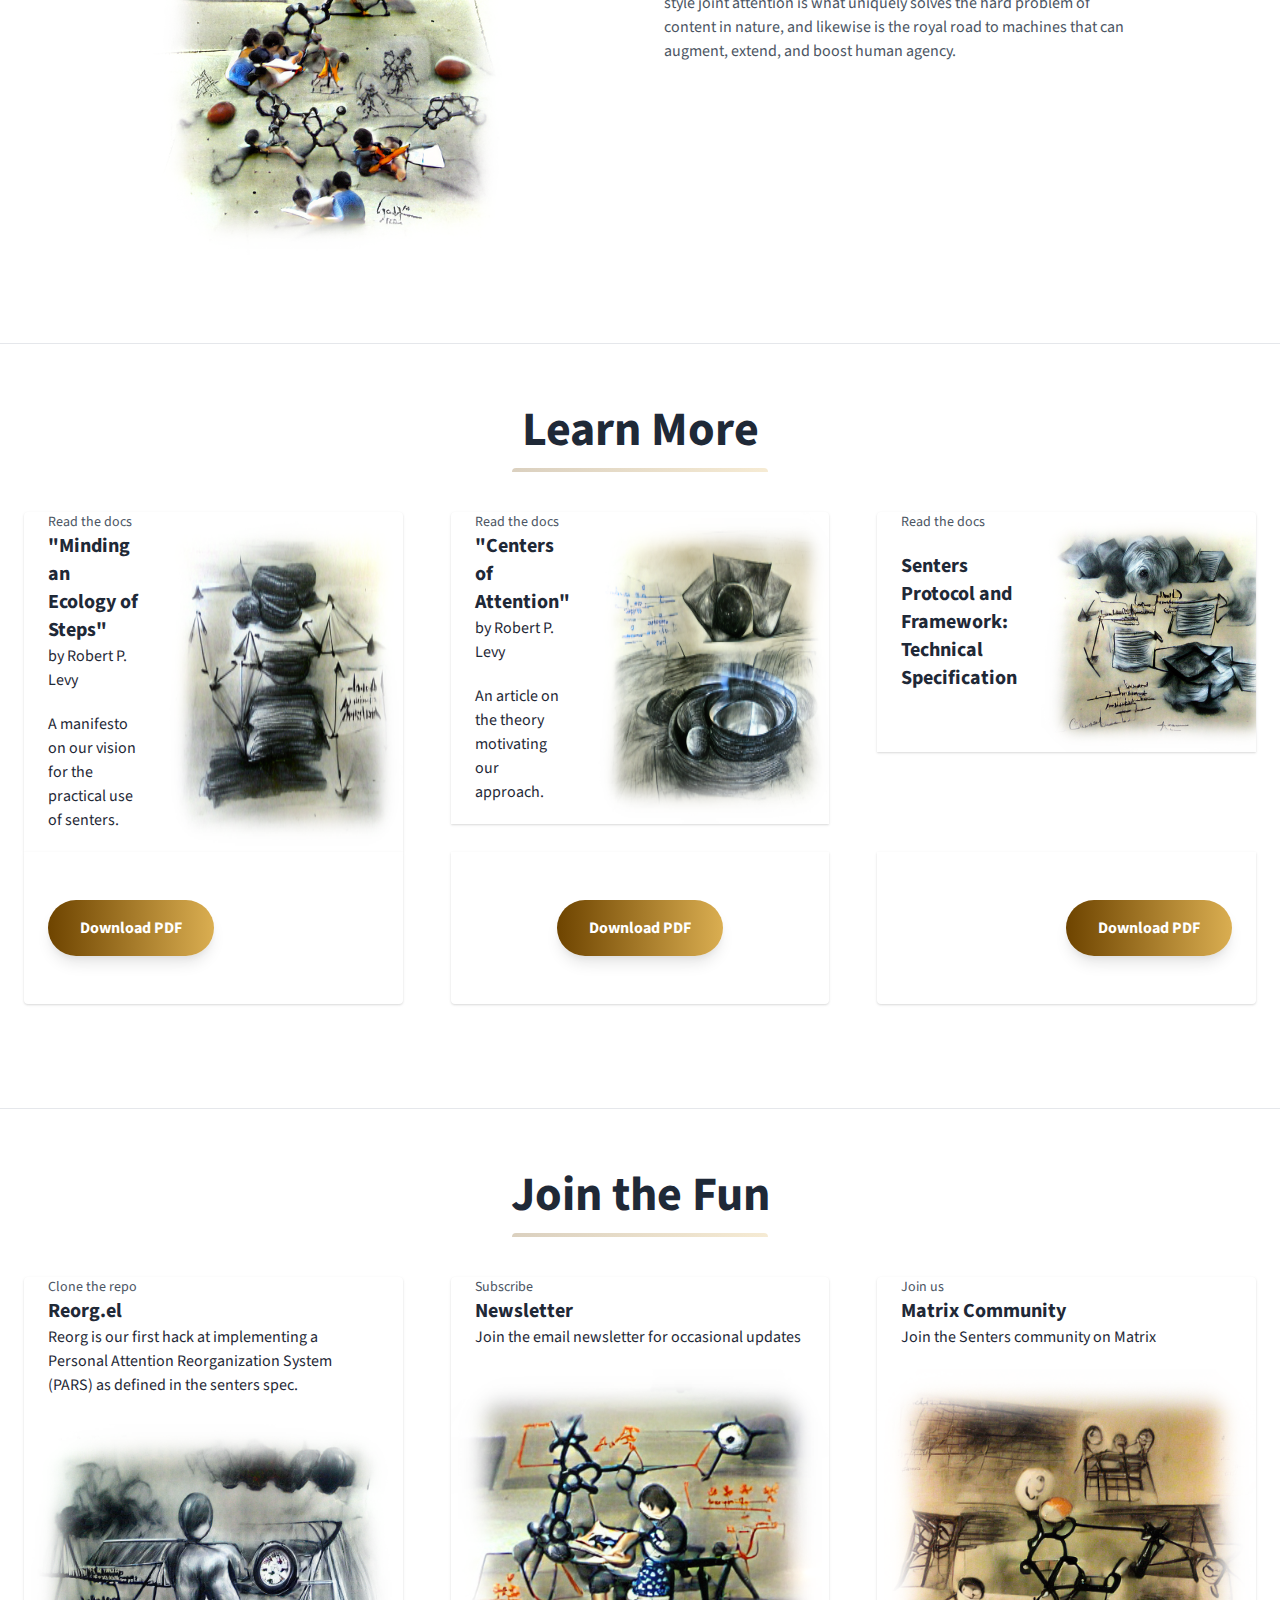
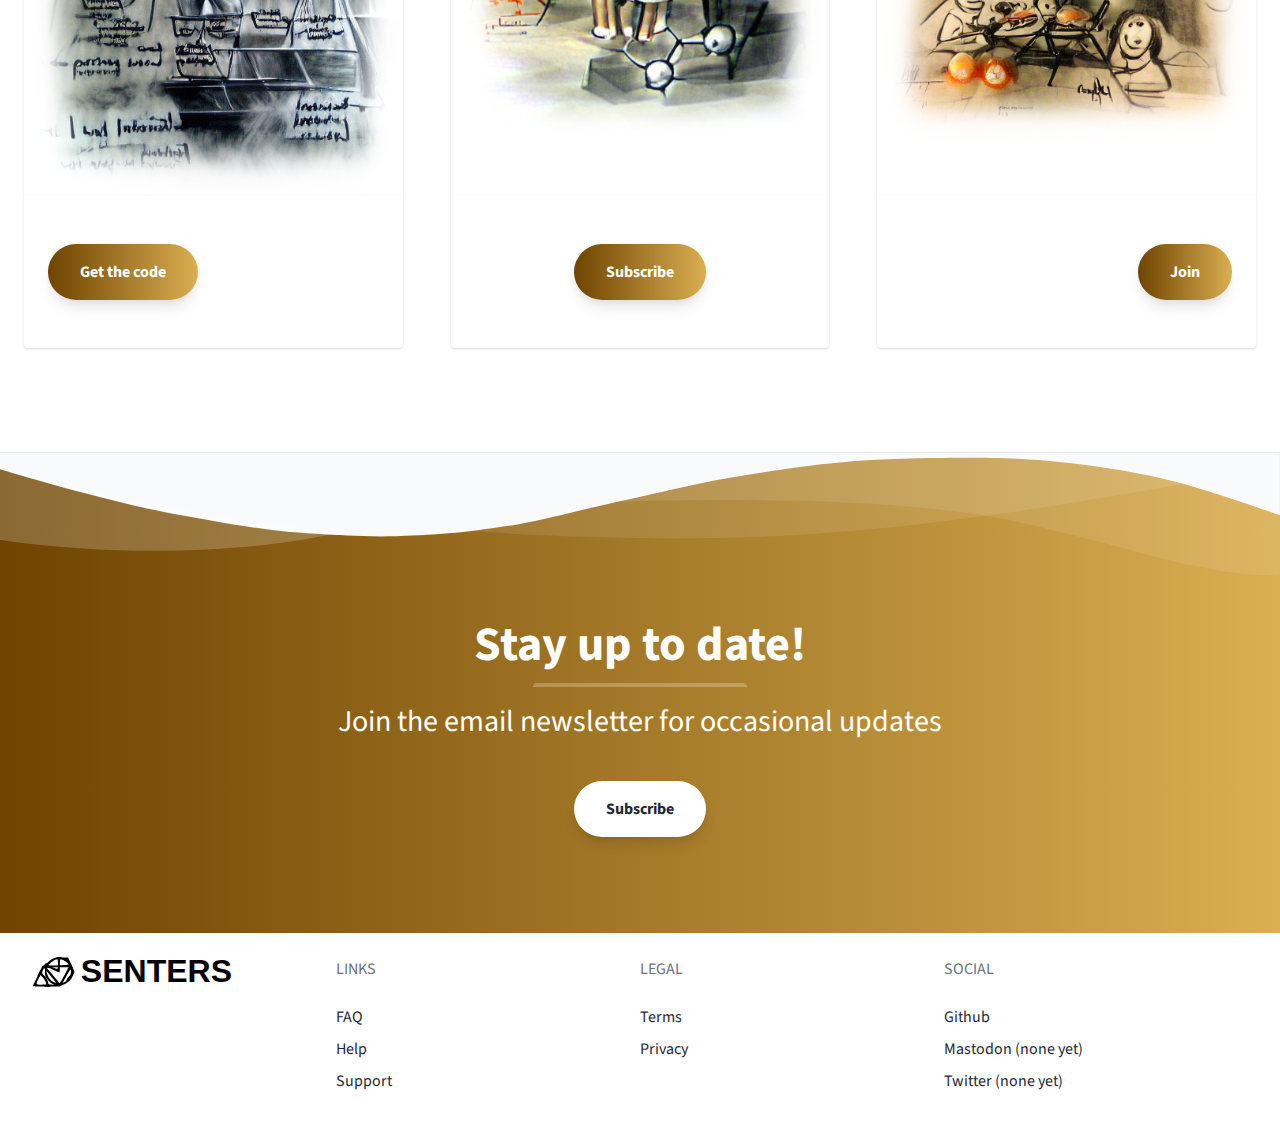
<file: index-preview.html>
<!DOCTYPE html>
<html lang="en">
  <head>
    <meta charset="UTF-8" />
    <meta name="viewport" content="width=device-width, initial-scale=1.0" />
    <meta http-equiv="X-UA-Compatible" content="ie=edge" />
    <title>
      Senters
    </title>
    <meta name="description" content="" />
    <meta name="keywords" content="" />
    <meta name="author" content="" />
    <link rel="stylesheet" href="tailwind.min.css" />
    <link href="https://fonts.googleapis.com/css?family=Source+Sans+Pro:400,700" rel="stylesheet" />
    <!-- Define your gradient here - use online tools to find a gradient matching your branding-->
    <style>
      .gradient {
        background: linear-gradient(90deg, #6e4400 0%, #daae51 100%);
      }
    </style>
  </head>
  <body class="leading-normal tracking-normal text-white gradient" style="font-family: 'Source Sans Pro',  sans-serif;">
    <!--Nav-->
    <nav id="header" class="fixed w-full z-50 text-white">
      <div class="w-full container mx-auto flex flex-wrap items-center justify-between mt-0 py-2">
        <div class="pl-4  flex items-center">
          <a class="toggleColour text-white no-underline hover:no-underline font-bold text-2xl lg:text-4xl" href="#">
            <!--Icon from: http://www.potlabicons.com/ -->
            <img src="senters.svg" />
          </a>
        </div>
        <div class="block lg:hidden pr-4">
          <button id="nav-toggle" class="flex items-center p-1 text-pink-800 hover:text-gray-900 focus:outline-none focus:shadow-outline transform transition hover:scale-105 duration-300 ease-in-out">
            <svg class="fill-current h-6 w-6" viewBox="0 0 20 20" xmlns="http://www.w3.org/2000/svg">
              <title>Menu</title>
              <path d="M0 3h20v2H0V3zm0 6h20v2H0V9zm0 6h20v2H0v-2z" />
            </svg>
          </button>
        </div>
        <div class="w-full flex-grow lg:flex lg:items-center lg:w-auto hidden mt-2 lg:mt-0 bg-white lg:bg-transparent text-black p-4 lg:p-0 z-20" id="nav-content">
          <ul class="list-reset lg:flex justify-end flex-1 items-center">
            <li class="mr-3">
              <a class="inline-block py-2 px-4 text-black font-bold no-underline" href="#what">What is Senters?</a>
            </li>
            <li class="mr-3">
              <a class="inline-block text-black font-bold no-underline hover:text-gray-800 hover:text-underline py-2 px-4" href="#learn">Learn More</a>
            </li>
          </ul>
          <button
            id="navAction"
            class="mx-auto lg:mx-0 hover:underline bg-white text-gray-800 font-bold rounded-full mt-4 lg:mt-0 py-4 px-8 shadow opacity-75 focus:outline-none focus:shadow-outline transform transition hover:scale-105 duration-300 ease-in-out"
            onclick="location.replace('#get')">
            Get Started
          </button>
        </div>
      </div>
      <hr class="border-b border-gray-100 opacity-25 my-0 py-0" />
    </nav>
    <!--Hero-->
    <div class="pt-24">
      <div class="container px-3 mx-auto flex flex-wrap flex-col md:flex-row items-center">
        <!--Left Col-->
        <div class="flex flex-col w-full md:w-2/5 justify-center items-start text-center md:text-left">
          <p class="uppercase tracking-loose w-full">
          </p>
          <h1 class="my-4 text-5xl font-bold leading-tight">
            A “Bicycle Expressway” for the Mind
          </h1>
          <p class="leading-normal text-2xl mb-8">
            We are building a p2p data mesh framework for
            particpant-curated attention-flow computing-- our solution
            to the hard problem of machine-followable information
            content required for advanced augmented sensemaking.
          </p>
          <button class="mx-auto lg:mx-0 hover:underline bg-white text-gray-800 font-bold rounded-full my-6 py-4 px-8 shadow-lg focus:outline-none focus:shadow-outline transform transition hover:scale-105 duration-300 ease-in-out"
                  onclick="location.replace('#get')">
            Get Started
          </button>
        </div>
        <!--Right Col-->
        <div class="w-full md:w-3/5 py-6 text-center">
          <img class="w-full md:w-4/5 z-50" src="bikes.png" />
        </div>
      </div>
    </div>
    <div class="relative -mt-12 lg:-mt-24">
      <svg viewBox="0 0 1428 174" version="1.1" xmlns="http://www.w3.org/2000/svg" xmlns:xlink="http://www.w3.org/1999/xlink">
        <g stroke="none" stroke-width="1" fill="none" fill-rule="evenodd">
          <g transform="translate(-2.000000, 44.000000)" fill="#FFFFFF" fill-rule="nonzero">
            <path d="M0,0 C90.7283404,0.927527913 147.912752,27.187927 291.910178,59.9119003 C387.908462,81.7278826 543.605069,89.334785 759,82.7326078 C469.336065,156.254352 216.336065,153.6679 0,74.9732496" opacity="0.100000001"></path>
            <path
              d="M100,104.708498 C277.413333,72.2345949 426.147877,52.5246657 546.203633,45.5787101 C666.259389,38.6327546 810.524845,41.7979068 979,55.0741668 C931.069965,56.122511 810.303266,74.8455141 616.699903,111.243176 C423.096539,147.640838 250.863238,145.462612 100,104.708498 Z"
              opacity="0.100000001"
            ></path>
            <path d="M1046,51.6521276 C1130.83045,29.328812 1279.08318,17.607883 1439,40.1656806 L1439,120 C1271.17211,77.9435312 1140.17211,55.1609071 1046,51.6521276 Z" id="Path-4" opacity="0.200000003"></path>
          </g>
          <g transform="translate(-4.000000, 76.000000)" fill="#FFFFFF" fill-rule="nonzero">
            <path
              d="M0.457,34.035 C57.086,53.198 98.208,65.809 123.822,71.865 C181.454,85.495 234.295,90.29 272.033,93.459 C311.355,96.759 396.635,95.801 461.025,91.663 C486.76,90.01 518.727,86.372 556.926,80.752 C595.747,74.596 622.372,70.008 636.799,66.991 C663.913,61.324 712.501,49.503 727.605,46.128 C780.47,34.317 818.839,22.532 856.324,15.904 C922.689,4.169 955.676,2.522 1011.185,0.432 C1060.705,1.477 1097.39,3.129 1121.236,5.387 C1161.703,9.219 1208.621,17.821 1235.4,22.304 C1285.855,30.748 1354.351,47.432 1440.886,72.354 L1441.191,104.352 L1.121,104.031 L0.457,34.035 Z"
            ></path>
          </g>
        </g>
      </svg>
    </div>
    <a name="what"></a>
    <section class="bg-white border-b py-8">
      <div class="container max-w-5xl mx-auto m-8">
        <h1 class="w-full my-2 text-5xl font-bold leading-tight text-center text-gray-800">
            What is Senters?
        </h1>
        <div class="w-full mb-4">
          <div class="h-1 mx-auto gradient w-64 opacity-25 my-0 py-0 rounded-t"></div>
        </div>
        <div class="flex flex-wrap">
          <div class="w-5/6 sm:w-1/2 p-6">
            <h3 class="text-3xl text-gray-800 font-bold leading-none mb-3">
              A human-centered framework for attention-flow computing
            </h3>
            <p class="text-gray-600 mb-8">
              We are pioneering attention-flow computing, a new
              approach to computing that leverages theoretical
              psychology in the design of a protocol for
              machine-followable collaborative scaffolding of joint
              attention.
              <br />
              <br />
            </p>
          </div>
          <div class="w-full sm:w-1/2 p-6">
            <img src="attention-flow.png" />
          </div>
        </div>
        <div class="flex flex-wrap flex-col-reverse sm:flex-row">
          <div class="w-full sm:w-1/2 p-6 mt-6">
            <img src="metaverse.png" />
          </div>
          <div class="w-full sm:w-1/2 p-6 mt-6">
            <div class="align-middle">
              <h3 class="text-3xl text-gray-800 font-bold leading-none mb-3">
                A map of the augmented collaborative sensemaking metaverse
              </h3>
              <p class="text-gray-600 mb-8">
                Built on secure p2p data mesh infrastructure, senters
                will generate a growing repository of private and
                openly shared documents sourcing a wealth of
                machine-followable topologies of motivated
                attention-flow supporting an unlimited range of
                possible situations and practices.  <br /> <br />
              </p>
            </div>
          </div>
        </div>
        <div class="flex flex-wrap">
          <div class="w-5/6 sm:w-1/2 p-6">
            <h3 class="text-3xl text-gray-800 font-bold leading-none mb-3">
              Participants expressively scaffold centers of attending to
              practice
            </h3>
            <p class="text-gray-600 mb-8">
              Centers of attention are natural, casually shaped,
              attention-flow scaffolding of human practices. As humans
              we already know centers well since our very first
              experiences with joint attention in infancy-- and using
              a small vocabulary of signals we can make them explicit
              enough to teach machines how to grasp them.  <br />
              <br />
            </p>
          </div>
          <div class="w-full sm:w-1/2 p-6">
            <img src="centering.png" />
          </div>
        </div>
        <div class="flex flex-wrap flex-col-reverse sm:flex-row">
          <div class="w-full sm:w-1/2 p-6 mt-6">
            <img src="instrumenting.png" />
          </div>
          <div class="w-full sm:w-1/2 p-6 mt-6">
            <div class="align-middle">
              <h3 class="text-3xl text-gray-800 font-bold leading-none mb-3">
                An unsiloed open development ecosystem for
                instrumenting our environments and our lives
              </h3>
              <p class="text-gray-600 mb-8">
                In order for centers to be useful, they have to be
                grounded in tracking concrete signs and steps taken
                related to them. Instrumenting is how attention-flow
                is constituted as a mode of involvement with software,
                machines, and environments.  <br /> <br />
              </p>
            </div>
          </div>
        </div>
        <div class="flex flex-wrap">
          <div class="w-5/6 sm:w-1/2 p-6">
            <h3 class="text-3xl text-gray-800 font-bold leading-none mb-3">
              Attendants augment knowing and doing
            </h3>
            <p class="text-gray-600 mb-8">
              Attendants are the "machine" in machine-followable,
              artificial agents that we teach to follow attention-flow
              topologies, making them capable of supporting and
              augmenting personal agency.  <br /> <br />
            </p>
          </div>
          <div class="w-full sm:w-1/2 p-6">
            <img src="attendants.png" />
          </div>
        </div>
        <div class="flex flex-wrap flex-col-reverse sm:flex-row">
          <div class="w-full sm:w-1/2 p-6 mt-6">
            <img src="content.png" />
          </div>
          <div class="w-full sm:w-1/2 p-6 mt-6">
            <div class="align-middle">
              <h3 class="text-3xl text-gray-800 font-bold leading-none mb-3">
                Content-aware computing and social intelligence
                amplification
              </h3>
              <p class="text-gray-600 mb-8">
                A key motivation of the senters project is the
                contention that human-style joint attention is what
                uniquely solves the hard problem of content in nature,
                and likewise is the royal road to machines that can
                augment, extend, and boost human agency.  <br />
                <br />
              </p>
            </div>
          </div>
        </div>
      </div>
    </section>
    <a name="learn"></a>
    <section class="bg-white border-b py-8">
      <div class="container mx-auto flex flex-wrap pt-4 pb-12">
        <h1 class="w-full my-2 text-5xl font-bold leading-tight text-center text-gray-800">
          Learn More
        </h1>
        <div class="w-full mb-4">
          <div class="h-1 mx-auto gradient w-64 opacity-25 my-0 py-0 rounded-t"></div>
        </div>
        <div class="w-full md:w-1/3 p-6 flex flex-col flex-grow flex-shrink">
          <div class="flex bg-white rounded-t rounded-b-none overflow-hidden shadow">
            <a href="https://raw.githubusercontent.com/senters/senters/master/minding.pdf" class="flex flex-wrap no-underline hover:no-underline">
              <p class="w-full text-gray-600 text-xs md:text-sm px-6">
                Read the docs
              </p>
              <div class="w-full font-bold text-xl text-gray-800 px-6">
                "Minding an Ecology of Steps"
              </div>
              <p class="text-gray-800 text-base px-6 mb-5">
                by Robert P. Levy
              </p>
              <p class="text-gray-800 text-base px-6 mb-5">
                A manifesto on our vision for the practical use of
                senters.
              </p>
            </a>
            <img src="practice.png" />
          </div>
          <div class="flex-none mt-auto bg-white rounded-b rounded-t-none overflow-hidden shadow p-6">
            <div class="flex items-center justify-start">
              <button class="mx-auto lg:mx-0 hover:underline gradient text-white font-bold rounded-full my-6 py-4 px-8 shadow-lg focus:outline-none focus:shadow-outline transform transition hover:scale-105 duration-300 ease-in-out"
                      onclick="window.location.href='https://raw.githubusercontent.com/senters/senters/master/minding.pdf'">
                Download PDF
              </button>
            </div>
          </div>
        </div>
        <div class="w-full md:w-1/3 p-6 flex flex-col flex-grow flex-shrink">
          <div class="flex bg-white rounded-t rounded-b-none overflow-hidden shadow">
            <a href="https://raw.githubusercontent.com/senters/senters/master/centers-of-attention.pdf" class="flex flex-wrap no-underline hover:no-underline">
              <p class="w-full text-gray-600 text-xs md:text-sm px-6">
                Read the docs
              </p>
              <div class="w-full font-bold text-xl text-gray-800 px-6">
                "Centers of Attention"
              </div>
              <p class="text-gray-800 text-base px-6 mb-5">
                by Robert P. Levy
              </p>
              <p class="text-gray-800 text-base px-6 mb-5">
                An article on the theory motivating our approach.
              </p>
            </a>
            <img src="theory.png" />
          </div>
          <div class="flex-none mt-auto bg-white rounded-b rounded-t-none overflow-hidden shadow p-6">
            <div class="flex items-center justify-center">
              <button class="mx-auto lg:mx-0 hover:underline gradient text-white font-bold rounded-full my-6 py-4 px-8 shadow-lg focus:outline-none focus:shadow-outline transform transition hover:scale-105 duration-300 ease-in-out"
                      onclick="window.location.href='https://raw.githubusercontent.com/senters/senters/master/centers-of-attention.pdf'">
                Download PDF
              </button>
            </div>
          </div>
        </div>
        <div class="w-full md:w-1/3 p-6 flex flex-col flex-grow flex-shrink">
          <div class="flex bg-white rounded-t rounded-b-none overflow-hidden shadow">
            <a href="https://github.com/senters/senters/blob/master/senters-technical-spec.pdf" class="flex flex-wrap no-underline hover:no-underline">
              <p class="w-full text-gray-600 text-xs md:text-sm px-6">
                Read the docs
              </p>
              <div class="w-full font-bold text-xl text-gray-800 px-6">
                Senters Protocol and Framework: Technical Specification
              </div>
              <p class="text-gray-800 text-base px-6 mb-5">
              </p>
            </a>
            <img src="spec.png" />
          </div>
          <div class="flex-none mt-auto bg-white rounded-b rounded-t-none overflow-hidden shadow p-6">
            <div class="flex items-center justify-end">
              <button class="mx-auto lg:mx-0 hover:underline gradient text-white font-bold rounded-full my-6 py-4 px-8 shadow-lg focus:outline-none focus:shadow-outline transform transition hover:scale-105 duration-300 ease-in-out"
                      onclick="window.location.href='https://raw.githubusercontent.com/senters/senters/master/senters-technical-spec.pdf'">
                Download PDF
              </button>
            </div>
          </div>
        </div>
      </div>
    </section>
    <a name="get"></a>
    <section class="bg-white border-b py-8">
      <div class="container mx-auto flex flex-wrap pt-4 pb-12">
        <h1 class="w-full my-2 text-5xl font-bold leading-tight text-center text-gray-800">
          Join the Fun
        </h1>
        <div class="w-full mb-4">
          <div class="h-1 mx-auto gradient w-64 opacity-25 my-0 py-0 rounded-t"></div>
        </div>
        <div class="w-full md:w-1/3 p-6 flex flex-col flex-grow flex-shrink">
          <div class="flex-1 bg-white rounded-t rounded-b-none overflow-hidden shadow">
            <a href="https://github.com/senters/reorg.el" class="flex flex-wrap no-underline hover:no-underline">
              <p class="w-full text-gray-600 text-xs md:text-sm px-6">
                Clone the repo
              </p>
              <div class="w-full font-bold text-xl text-gray-800 px-6">
                Reorg.el
              </div>
              <p class="text-gray-800 text-base px-6 mb-5">
                Reorg is our first hack at implementing a Personal
                Attention Reorganization System (PARS) as defined in
                the senters spec.
              </p>

              <p>
                <img src="reorg.png" />
              </p>
            </a>
          </div>
          <div class="flex-none mt-auto bg-white rounded-b rounded-t-none overflow-hidden shadow p-6">
            <div class="flex items-center justify-start">
              <button class="mx-auto lg:mx-0 hover:underline gradient text-white font-bold rounded-full my-6 py-4 px-8 shadow-lg focus:outline-none focus:shadow-outline transform transition hover:scale-105 duration-300 ease-in-out"
                      onclick="window.location.href='https://github.com/senters/reorg.el'">
                Get the code
              </button>
            </div>
          </div>
        </div>
        <div class="w-full md:w-1/3 p-6 flex flex-col flex-grow flex-shrink">
          <div class="flex-1 bg-white rounded-t rounded-b-none overflow-hidden shadow">
            <a href="https://groups.google.com/g/senters" class="flex flex-wrap no-underline hover:no-underline">
              <p class="w-full text-gray-600 text-xs md:text-sm px-6">
                Subscribe
              </p>
              <div class="w-full font-bold text-xl text-gray-800 px-6">
                Newsletter
              </div>
              <p class="text-gray-800 text-base px-6 mb-5">
                Join the email newsletter for occasional updates
              </p>
              <p>
                <img src="newsletter.png" />
              </p>
            </a>
          </div>
          <div class="flex-none mt-auto bg-white rounded-b rounded-t-none overflow-hidden shadow p-6">
            <div class="flex items-center justify-center">
              <button class="mx-auto lg:mx-0 hover:underline gradient text-white font-bold rounded-full my-6 py-4 px-8 shadow-lg focus:outline-none focus:shadow-outline transform transition hover:scale-105 duration-300 ease-in-out"
                      onclick="window.location.href='https://groups.google.com/g/senters'">
                Subscribe
              </button>
            </div>
          </div>
        </div>
        <div class="w-full md:w-1/3 p-6 flex flex-col flex-grow flex-shrink">
          <div class="flex-1 bg-white rounded-t rounded-b-none overflow-hidden shadow">
            <a href="https://app.element.io/#/group/+senters:matrix.org" class="flex flex-wrap no-underline hover:no-underline">
              <p class="w-full text-gray-600 text-xs md:text-sm px-6">
                Join us
              </p>
              <div class="w-full font-bold text-xl text-gray-800 px-6">
                Matrix Community
              </div>
              <p class="text-gray-800 text-base px-6 mb-5">
                Join the Senters community on Matrix
              </p>
              <p>
                <img src="community.png" />
              </p>
            </a>
          </div>
          <div class="flex-none mt-auto bg-white rounded-b rounded-t-none overflow-hidden shadow p-6">
            <div class="flex items-center justify-end">
              <button class="mx-auto lg:mx-0 hover:underline gradient text-white font-bold rounded-full my-6 py-4 px-8 shadow-lg focus:outline-none focus:shadow-outline transform transition hover:scale-105 duration-300 ease-in-out"
                      onclick="window.location.href='https://app.element.io/#/group/+senters:matrix.org'">
                Join
              </button>
            </div>
          </div>
        </div>
      </div>
    </section>
    <!-- Change the colour #f8fafc to match the previous section colour -->
    <svg class="wave-top" viewBox="0 0 1439 147" version="1.1" xmlns="http://www.w3.org/2000/svg" xmlns:xlink="http://www.w3.org/1999/xlink">
      <g stroke="none" stroke-width="1" fill="none" fill-rule="evenodd">
        <g transform="translate(-1.000000, -14.000000)" fill-rule="nonzero">
          <g class="wave" fill="#f8fafc">
            <path
              d="M1440,84 C1383.555,64.3 1342.555,51.3 1317,45 C1259.5,30.824 1206.707,25.526 1169,22 C1129.711,18.326 1044.426,18.475 980,22 C954.25,23.409 922.25,26.742 884,32 C845.122,37.787 818.455,42.121 804,45 C776.833,50.41 728.136,61.77 713,65 C660.023,76.309 621.544,87.729 584,94 C517.525,105.104 484.525,106.438 429,108 C379.49,106.484 342.823,104.484 319,102 C278.571,97.783 231.737,88.736 205,84 C154.629,75.076 86.296,57.743 0,32 L0,0 L1440,0 L1440,84 Z"
            ></path>
          </g>
          <g transform="translate(1.000000, 15.000000)" fill="#FFFFFF">
            <g transform="translate(719.500000, 68.500000) rotate(-180.000000) translate(-719.500000, -68.500000) ">
              <path d="M0,0 C90.7283404,0.927527913 147.912752,27.187927 291.910178,59.9119003 C387.908462,81.7278826 543.605069,89.334785 759,82.7326078 C469.336065,156.254352 216.336065,153.6679 0,74.9732496" opacity="0.100000001"></path>
              <path
                d="M100,104.708498 C277.413333,72.2345949 426.147877,52.5246657 546.203633,45.5787101 C666.259389,38.6327546 810.524845,41.7979068 979,55.0741668 C931.069965,56.122511 810.303266,74.8455141 616.699903,111.243176 C423.096539,147.640838 250.863238,145.462612 100,104.708498 Z"
                opacity="0.100000001"
              ></path>
              <path d="M1046,51.6521276 C1130.83045,29.328812 1279.08318,17.607883 1439,40.1656806 L1439,120 C1271.17211,77.9435312 1140.17211,55.1609071 1046,51.6521276 Z" opacity="0.200000003"></path>
            </g>
          </g>
        </g>
      </g>
    </svg>
    <section class="container mx-auto text-center py-6 mb-12">
      <h1 class="w-full my-2 text-5xl font-bold leading-tight text-center text-white">
        Stay up to date!
      </h1>
      <div class="w-full mb-4">
        <div class="h-1 mx-auto bg-white w-1/6 opacity-25 my-0 py-0 rounded-t"></div>
      </div>
      <h3 class="my-4 text-3xl leading-tight">
        Join the email newsletter for occasional updates
      </h3>
      <a href="https://groups.google.com/g/senters">
      <button class="mx-auto lg:mx-0 hover:underline bg-white text-gray-800 font-bold rounded-full my-6 py-4 px-8 shadow-lg focus:outline-none focus:shadow-outline transform transition hover:scale-105 duration-300 ease-in-out">
        Subscribe
      </button>
      </a>
    </section>
    <!--Footer-->
    <footer class="bg-white">
      <div class="container mx-auto px-8">
        <div class="w-full flex flex-col md:flex-row py-6">
          <div class="flex-1 mb-6 text-black">
            <a class="text-pink-600 no-underline hover:no-underline font-bold text-2xl lg:text-4xl" href="#">
              <img src="senters.svg" />
            </a>
          </div>
          <div class="flex-1">
            <p class="uppercase text-gray-500 md:mb-6">Links</p>
            <ul class="list-reset mb-6">
              <li class="mt-2 inline-block mr-2 md:block md:mr-0">
                <a href="#" class="no-underline hover:underline text-gray-800 hover:text-pink-500">FAQ</a>
              </li>
              <li class="mt-2 inline-block mr-2 md:block md:mr-0">
                <a href="#" class="no-underline hover:underline text-gray-800 hover:text-pink-500">Help</a>
              </li>
              <li class="mt-2 inline-block mr-2 md:block md:mr-0">
                <a href="#" class="no-underline hover:underline text-gray-800 hover:text-pink-500">Support</a>
              </li>
            </ul>
          </div>
          <div class="flex-1">
            <p class="uppercase text-gray-500 md:mb-6">Legal</p>
            <ul class="list-reset mb-6">
              <li class="mt-2 inline-block mr-2 md:block md:mr-0">
                <a href="#" class="no-underline hover:underline text-gray-800 hover:text-pink-500">Terms</a>
              </li>
              <li class="mt-2 inline-block mr-2 md:block md:mr-0">
                <a href="#" class="no-underline hover:underline text-gray-800 hover:text-pink-500">Privacy</a>
              </li>
            </ul>
          </div>
          <div class="flex-1">
            <p class="uppercase text-gray-500 md:mb-6">Social</p>
            <ul class="list-reset mb-6">

              <li class="mt-2 inline-block mr-2 md:block md:mr-0">
                <a href="https://github.com/senters" class="no-underline hover:underline text-gray-800 hover:text-pink-500">Github</a>
              </li>

              <li class="mt-2 inline-block mr-2 md:block md:mr-0">
                <a href="#" class="no-underline hover:underline text-gray-800 hover:text-pink-500">Mastodon (none yet)</a>
              </li>

              <li class="mt-2 inline-block mr-2 md:block md:mr-0">
                <a href="#" class="no-underline hover:underline text-gray-800 hover:text-pink-500">Twitter (none yet)</a>
              </li>

            </ul>
          </div>
        </div>
      </div>
      <!-- <a href="https://www.freepik.com/free-photos-vectors/background" class="text-gray-500 text-center">Background vector created by freepik - www.freepik.com</a> -->
    </footer>

    <!-- jQuery if you need it
  <script src="https://cdnjs.cloudflare.com/ajax/libs/jquery/3.3.1/jquery.min.js"></script>
  -->
    <script>
      var scrollpos = window.scrollY;
      var header = document.getElementById("header");
      var navcontent = document.getElementById("nav-content");
      var navaction = document.getElementById("navAction");
      var brandname = document.getElementById("brandname");
      var toToggle = document.querySelectorAll(".toggleColour");

      document.addEventListener("scroll", function () {
        /*Apply classes for slide in bar*/
        scrollpos = window.scrollY;

        if (scrollpos > 10) {
          header.classList.add("bg-white");
          navaction.classList.remove("bg-white");
          navaction.classList.add("gradient");
          navaction.classList.remove("text-gray-800");
          navaction.classList.add("text-white");
          //Use to switch toggleColour colours
          for (var i = 0; i < toToggle.length; i++) {
            toToggle[i].classList.add("text-gray-800");
            toToggle[i].classList.remove("text-white");
          }
          header.classList.add("shadow");
          navcontent.classList.remove("bg-gray-100");
          navcontent.classList.add("bg-white");
        } else {
          header.classList.remove("bg-white");
          navaction.classList.remove("gradient");
          navaction.classList.add("bg-white");
          navaction.classList.remove("text-white");
          navaction.classList.add("text-gray-800");
          //Use to switch toggleColour colours
          for (var i = 0; i < toToggle.length; i++) {
            toToggle[i].classList.add("text-white");
            toToggle[i].classList.remove("text-gray-800");
          }

          header.classList.remove("shadow");
          navcontent.classList.remove("bg-white");
          navcontent.classList.add("bg-gray-100");
        }
      });
    </script>
    <script>
      /*Toggle dropdown list*/
      /*https://gist.github.com/slavapas/593e8e50cf4cc16ac972afcbad4f70c8*/

      var navMenuDiv = document.getElementById("nav-content");
      var navMenu = document.getElementById("nav-toggle");

      document.onclick = check;
      function check(e) {
        var target = (e && e.target) || (event && event.srcElement);

        //Nav Menu
        if (!checkParent(target, navMenuDiv)) {
          // click NOT on the menu
          if (checkParent(target, navMenu)) {
            // click on the link
            if (navMenuDiv.classList.contains("hidden")) {
              navMenuDiv.classList.remove("hidden");
            } else {
              navMenuDiv.classList.add("hidden");
            }
          } else {
            // click both outside link and outside menu, hide menu
            navMenuDiv.classList.add("hidden");
          }
        }
      }
      function checkParent(t, elm) {
        while (t.parentNode) {
          if (t == elm) {
            return true;
          }
          t = t.parentNode;
        }
        return false;
      }
    </script>
  </body>
</html>
</file>
